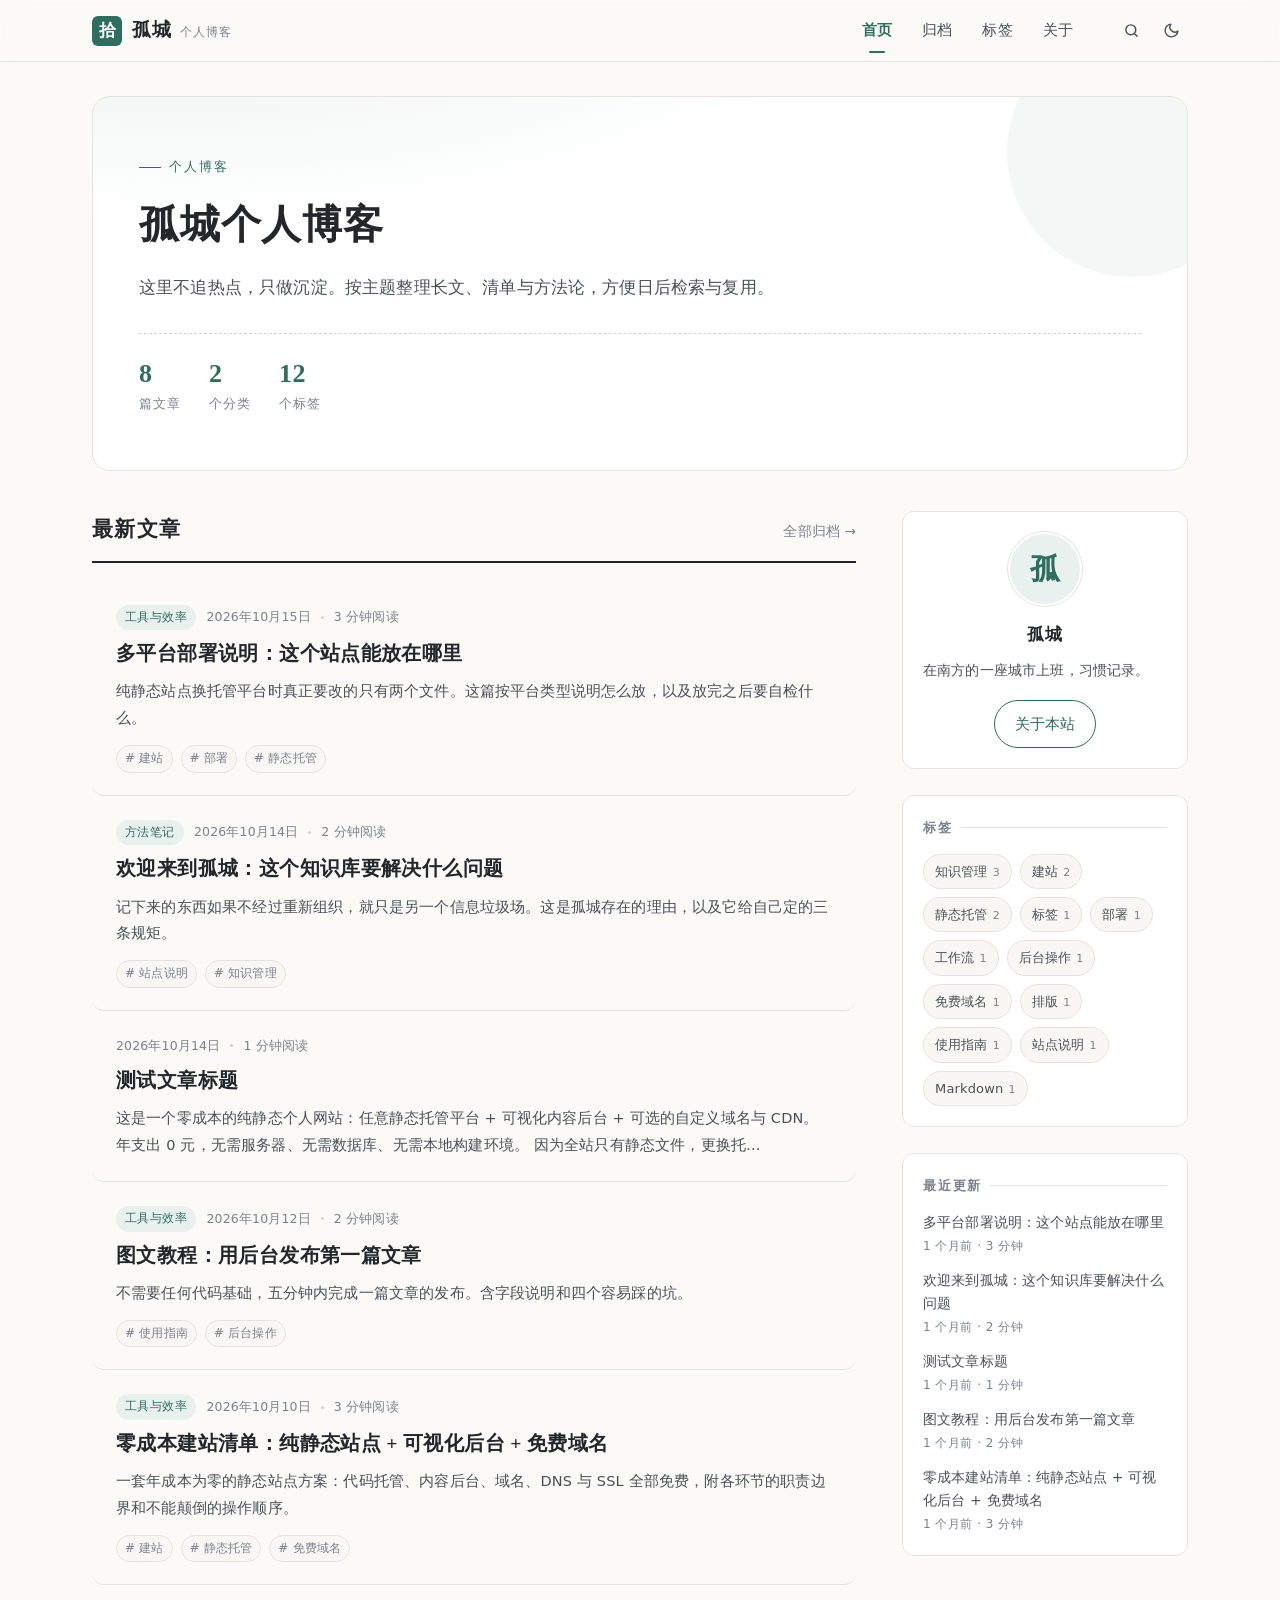
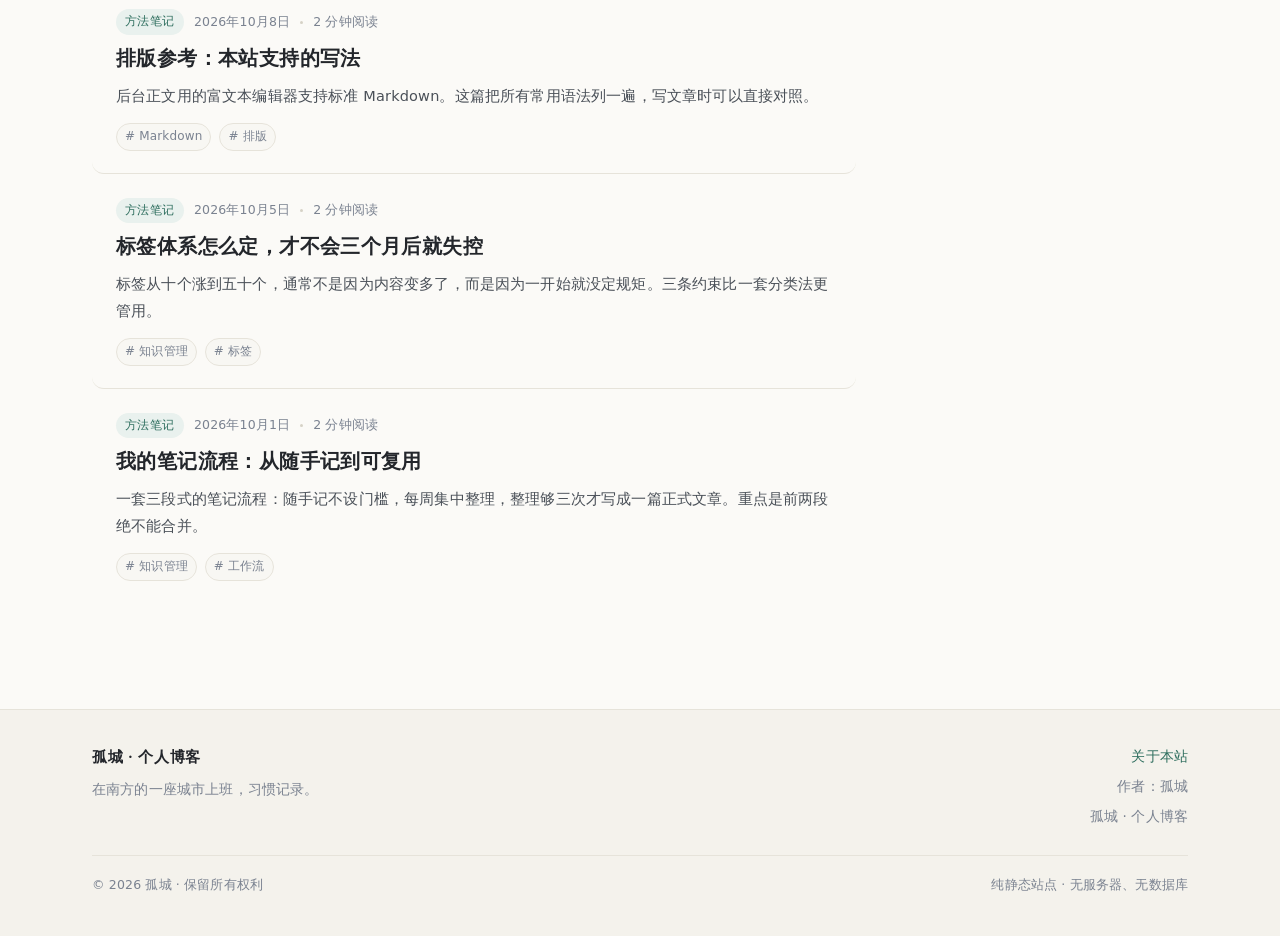
<file: index.html>
<!DOCTYPE html>
<html lang="zh-CN">
<head>
<meta charset="UTF-8">
<meta name="viewport" content="width=device-width, initial-scale=1">
<meta name="theme-color" content="#fbfaf7">
<title>孤城 · 个人博客</title>
<meta name="description" content="记录、整理与沉淀。一个关于学习笔记与工作心得的博客。">
<meta property="og:type" content="website">
<script>
/* 在样式加载前确定主题，避免刷新时闪白 */
(function () {
  try {
    var d = document.documentElement;
    var s = localStorage.getItem('gucheng-theme');
    /* 兼容旧键：站点曾用名时期用的键，迁一次后删掉，
       这样老访客自己选过的深浅模式不会被重置 */
    if (!s) {
      var old = localStorage.getItem('shiye-theme');
      if (old) { localStorage.setItem('gucheng-theme', old); localStorage.removeItem('shiye-theme'); s = old; }
    }
    if (!s) s = (window.matchMedia && window.matchMedia('(prefers-color-scheme: dark)').matches) ? 'dark' : 'light';
    d.setAttribute('data-theme', s);
    /* 皮肤同理：先用本地缓存预置一次，站点的真实设定等 site.json 取到后再校准 */
    d.setAttribute('data-skin', localStorage.getItem('gucheng-skin') || 'ink');
  } catch (e) {}
})();
</script>
<link rel="icon" type="image/svg+xml" href="assets/images/logo.svg">
<link rel="stylesheet" href="assets/css/style.css">
</head>
<body data-page="home">

<a class="skip-link" href="#main">跳到主要内容</a>

<header class="site-header" id="site-header"></header>

<main id="main">
  <div class="container">

    <section class="hero" id="home-hero" aria-label="站点简介"></section>

    <div class="layout">
      <div class="layout-main">
        <div class="section-head">
          <h2>最新文章</h2>
          <a class="more" href="archive.html">全部归档 →</a>
        </div>

        <div class="post-list" id="post-list" aria-live="polite">
          <div class="skeleton"><div class="bar w70"></div><div class="bar w90"></div><div class="bar w40"></div></div>
          <div class="skeleton"><div class="bar w70"></div><div class="bar w90"></div><div class="bar w40"></div></div>
          <div class="skeleton"><div class="bar w70"></div><div class="bar w90"></div><div class="bar w40"></div></div>
        </div>

        <nav class="pagination" id="pagination" aria-label="分页导航"></nav>
      </div>

      <aside class="sidebar" id="sidebar-host" aria-label="侧边栏"></aside>
    </div>

  </div>
</main>

<footer class="site-footer" id="site-footer"></footer>

<script src="assets/vendor/marked.min.js" defer></script>
<script src="assets/js/app.js" defer></script>
</body>
</html>
</file>
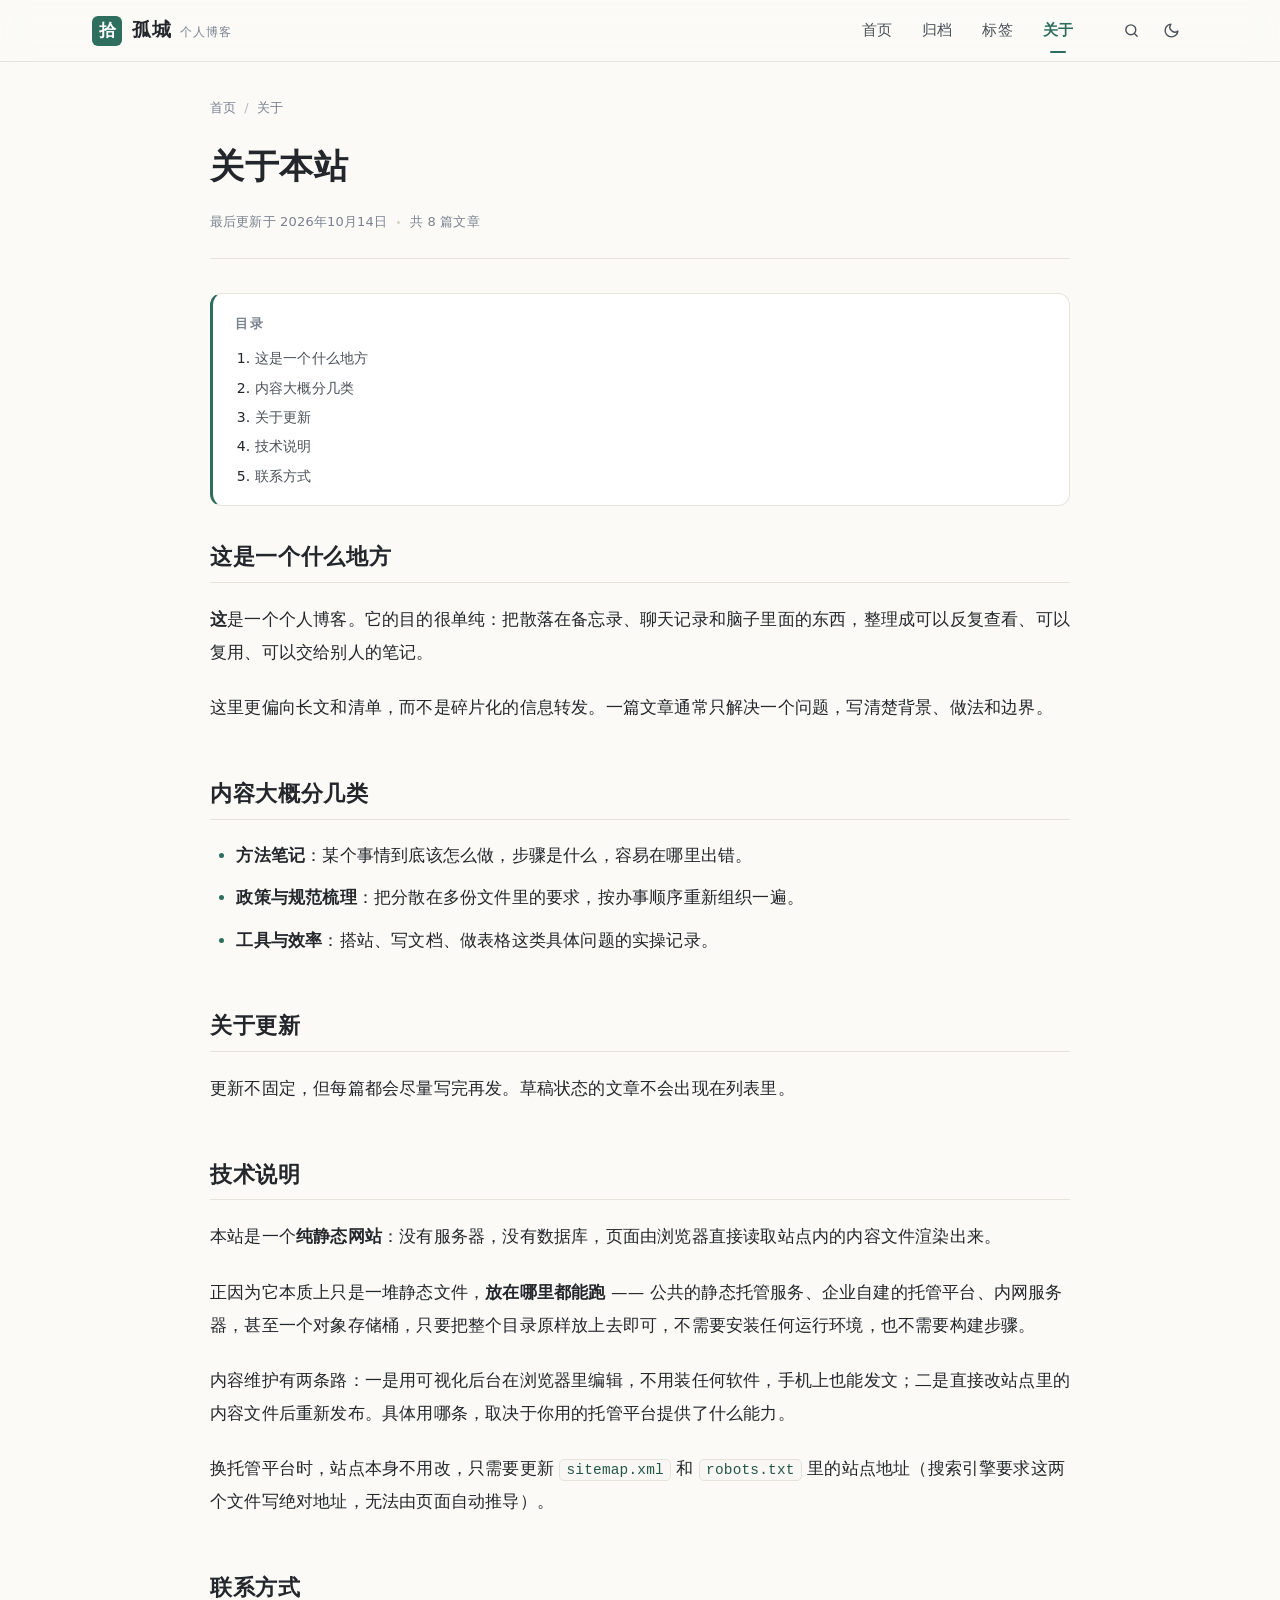
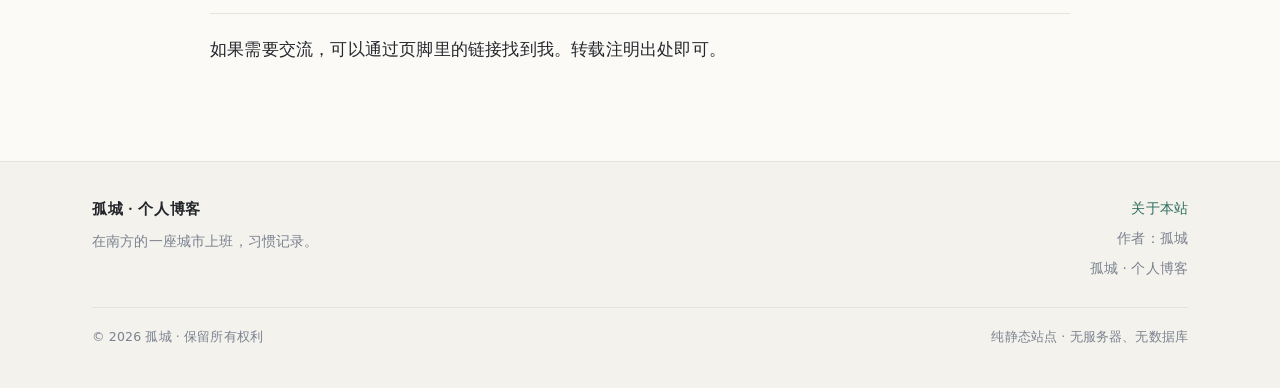
<file: about.html>
<!DOCTYPE html>
<html lang="zh-CN">
<head>
<meta charset="UTF-8">
<meta name="viewport" content="width=device-width, initial-scale=1">
<meta name="theme-color" content="#fbfaf7">
<title>关于 · 孤城</title>
<meta property="og:type" content="website">
<script>
(function () {
  try {
    var d = document.documentElement;
    var s = localStorage.getItem('gucheng-theme');
    /* 兼容旧键：站点曾用名时期用的键，迁一次后删掉，
       这样老访客自己选过的深浅模式不会被重置 */
    if (!s) {
      var old = localStorage.getItem('shiye-theme');
      if (old) { localStorage.setItem('gucheng-theme', old); localStorage.removeItem('shiye-theme'); s = old; }
    }
    if (!s) s = (window.matchMedia && window.matchMedia('(prefers-color-scheme: dark)').matches) ? 'dark' : 'light';
    d.setAttribute('data-theme', s);
    /* 皮肤同理：先用本地缓存预置一次，站点的真实设定等 site.json 取到后再校准 */
    d.setAttribute('data-skin', localStorage.getItem('gucheng-skin') || 'ink');
  } catch (e) {}
})();
</script>
<link rel="icon" type="image/svg+xml" href="assets/images/logo.svg">
<link rel="stylesheet" href="assets/css/style.css">
</head>
<body data-page="about">

<a class="skip-link" href="#main">跳到主要内容</a>

<header class="site-header" id="site-header"></header>

<main id="main">
  <div class="container">
    <div class="layout layout--single">
      <article id="about-host">
        <div class="loading-state">正在载入…</div>
      </article>
    </div>
  </div>
</main>

<footer class="site-footer" id="site-footer"></footer>

<script src="assets/vendor/marked.min.js" defer></script>
<script src="assets/js/app.js" defer></script>
</body>
</html>
</file>
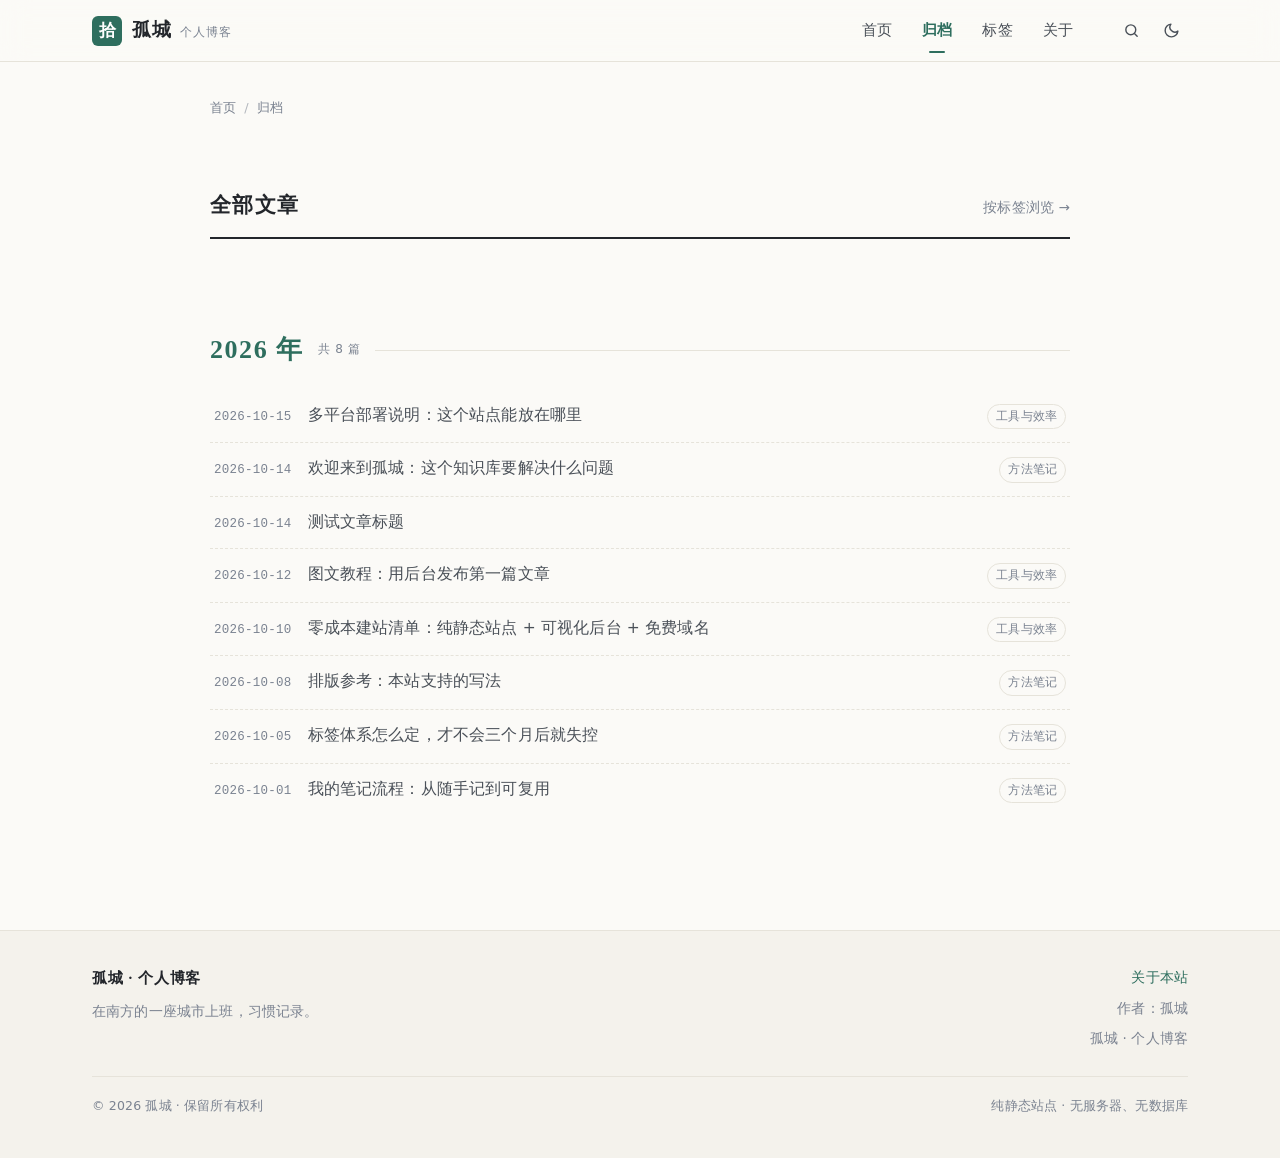
<file: archive.html>
<!DOCTYPE html>
<html lang="zh-CN">
<head>
<meta charset="UTF-8">
<meta name="viewport" content="width=device-width, initial-scale=1">
<meta name="theme-color" content="#fbfaf7">
<title>归档 · 孤城</title>
<meta property="og:type" content="website">
<script>
(function () {
  try {
    var d = document.documentElement;
    var s = localStorage.getItem('gucheng-theme');
    /* 兼容旧键：站点曾用名时期用的键，迁一次后删掉，
       这样老访客自己选过的深浅模式不会被重置 */
    if (!s) {
      var old = localStorage.getItem('shiye-theme');
      if (old) { localStorage.setItem('gucheng-theme', old); localStorage.removeItem('shiye-theme'); s = old; }
    }
    if (!s) s = (window.matchMedia && window.matchMedia('(prefers-color-scheme: dark)').matches) ? 'dark' : 'light';
    d.setAttribute('data-theme', s);
    /* 皮肤同理：先用本地缓存预置一次，站点的真实设定等 site.json 取到后再校准 */
    d.setAttribute('data-skin', localStorage.getItem('gucheng-skin') || 'ink');
  } catch (e) {}
})();
</script>
<link rel="icon" type="image/svg+xml" href="assets/images/logo.svg">
<link rel="stylesheet" href="assets/css/style.css">
</head>
<body data-page="archive">

<a class="skip-link" href="#main">跳到主要内容</a>

<header class="site-header" id="site-header"></header>

<main id="main">
  <div class="container">
    <div class="layout layout--single">
      <div class="crumbs"><a href="index.html">首页</a><span class="sep">/</span><span>归档</span></div>

      <div class="section-head">
        <h2>全部文章</h2>
        <a class="more" href="tags.html">按标签浏览 →</a>
      </div>

      <div id="archive-host">
        <div class="loading-state">正在载入归档…</div>
      </div>
    </div>
  </div>
</main>

<footer class="site-footer" id="site-footer"></footer>

<script src="assets/vendor/marked.min.js" defer></script>
<script src="assets/js/app.js" defer></script>
</body>
</html>
</file>
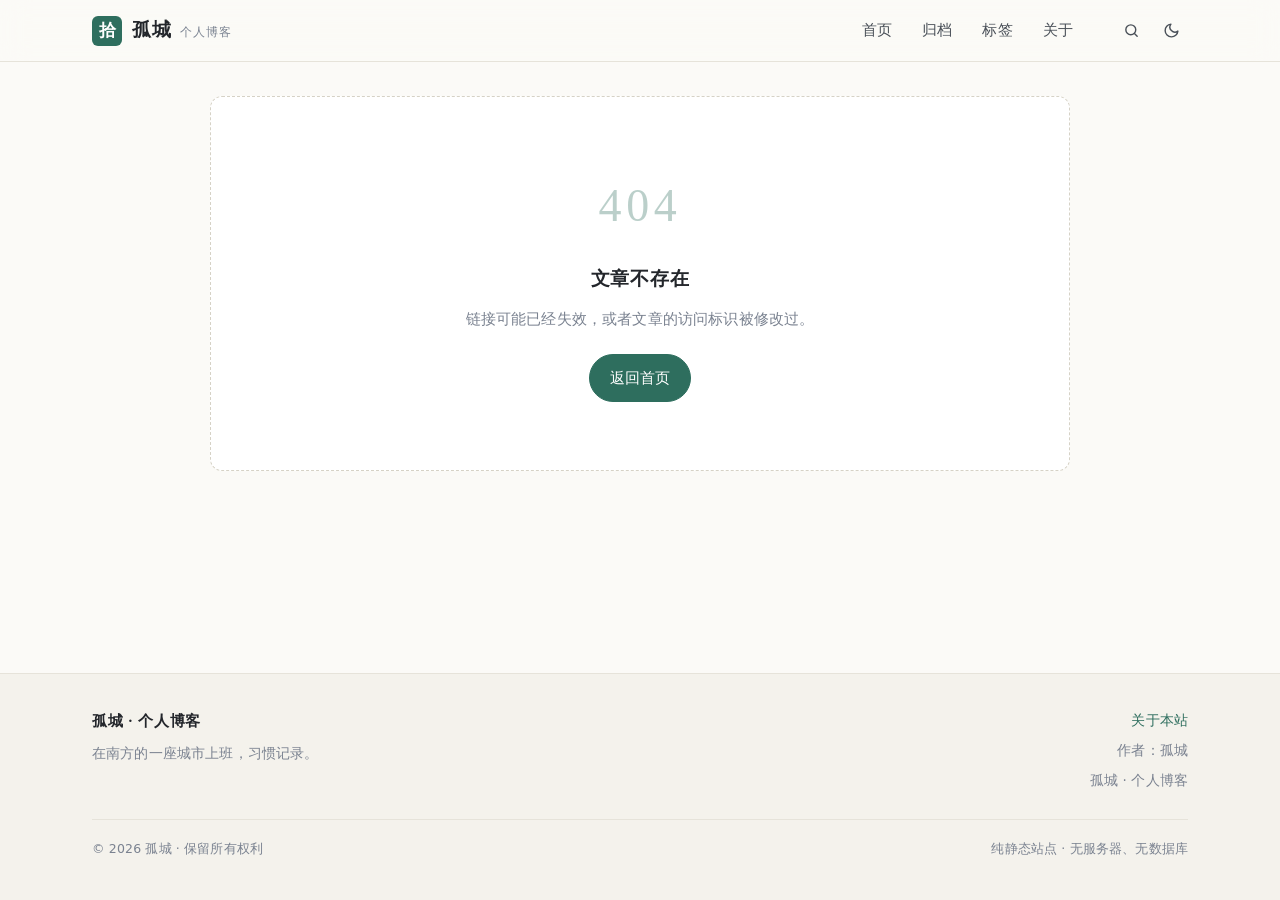
<file: post.html>
<!DOCTYPE html>
<html lang="zh-CN">
<head>
<meta charset="UTF-8">
<meta name="viewport" content="width=device-width, initial-scale=1">
<meta name="theme-color" content="#fbfaf7">
<title>文章 · 孤城</title>
<meta property="og:type" content="article">
<script>
(function () {
  try {
    var d = document.documentElement;
    var s = localStorage.getItem('gucheng-theme');
    /* 兼容旧键：站点曾用名时期用的键，迁一次后删掉，
       这样老访客自己选过的深浅模式不会被重置 */
    if (!s) {
      var old = localStorage.getItem('shiye-theme');
      if (old) { localStorage.setItem('gucheng-theme', old); localStorage.removeItem('shiye-theme'); s = old; }
    }
    if (!s) s = (window.matchMedia && window.matchMedia('(prefers-color-scheme: dark)').matches) ? 'dark' : 'light';
    d.setAttribute('data-theme', s);
    /* 皮肤同理：先用本地缓存预置一次，站点的真实设定等 site.json 取到后再校准 */
    d.setAttribute('data-skin', localStorage.getItem('gucheng-skin') || 'ink');
  } catch (e) {}
})();
</script>
<link rel="icon" type="image/svg+xml" href="assets/images/logo.svg">
<link rel="stylesheet" href="assets/css/style.css">
</head>
<body data-page="post">

<a class="skip-link" href="#main">跳到主要内容</a>

<header class="site-header" id="site-header"></header>

<main id="main">
  <div class="container">
    <div class="layout layout--single">
      <article id="article-host">
        <div class="loading-state">正在载入文章…</div>
      </article>
    </div>
  </div>
</main>

<footer class="site-footer" id="site-footer"></footer>

<script src="assets/vendor/marked.min.js" defer></script>
<script src="assets/js/app.js" defer></script>
</body>
</html>
</file>
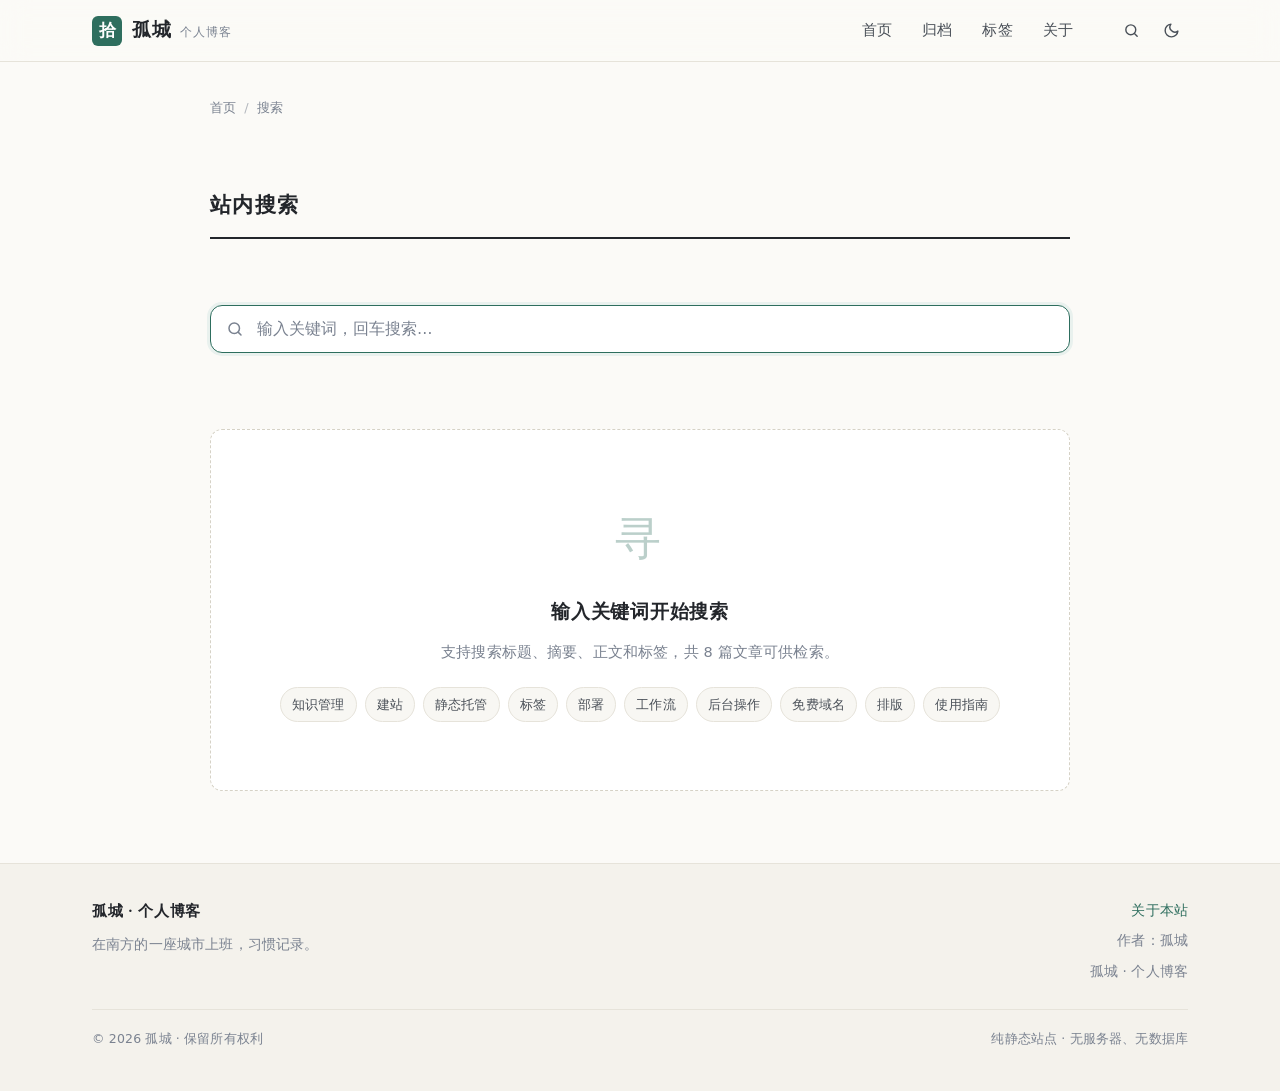
<file: search.html>
<!DOCTYPE html>
<html lang="zh-CN">
<head>
<meta charset="UTF-8">
<meta name="viewport" content="width=device-width, initial-scale=1">
<meta name="theme-color" content="#fbfaf7">
<title>搜索 · 孤城</title>
<meta name="robots" content="noindex, follow">
<meta property="og:type" content="website">
<script>
(function () {
  try {
    var d = document.documentElement;
    var s = localStorage.getItem('gucheng-theme');
    /* 兼容旧键：站点曾用名时期用的键，迁一次后删掉，
       这样老访客自己选过的深浅模式不会被重置 */
    if (!s) {
      var old = localStorage.getItem('shiye-theme');
      if (old) { localStorage.setItem('gucheng-theme', old); localStorage.removeItem('shiye-theme'); s = old; }
    }
    if (!s) s = (window.matchMedia && window.matchMedia('(prefers-color-scheme: dark)').matches) ? 'dark' : 'light';
    d.setAttribute('data-theme', s);
    /* 皮肤同理：先用本地缓存预置一次，站点的真实设定等 site.json 取到后再校准 */
    d.setAttribute('data-skin', localStorage.getItem('gucheng-skin') || 'ink');
  } catch (e) {}
})();
</script>
<link rel="icon" type="image/svg+xml" href="assets/images/logo.svg">
<link rel="stylesheet" href="assets/css/style.css">
</head>
<body data-page="search">

<a class="skip-link" href="#main">跳到主要内容</a>

<header class="site-header" id="site-header"></header>

<main id="main">
  <div class="container">
    <div class="layout layout--single">
      <div class="crumbs"><a href="index.html">首页</a><span class="sep">/</span><span>搜索</span></div>

      <div class="section-head">
        <h2>站内搜索</h2>
      </div>

      <div class="search-box" style="margin-bottom:30px">
        <svg class="s-icon" viewBox="0 0 24 24" fill="none" stroke="currentColor" stroke-width="2" stroke-linecap="round" aria-hidden="true">
          <circle cx="11" cy="11" r="7"/><path d="M20 20l-3.5-3.5"/>
        </svg>
        <label class="visually-hidden" for="search-input">搜索关键词</label>
        <input type="search" id="search-input" placeholder="输入关键词，回车搜索…" autocomplete="off">
      </div>

      <div id="search-results">
        <div class="loading-state">正在载入内容…</div>
      </div>
    </div>
  </div>
</main>

<footer class="site-footer" id="site-footer"></footer>

<script src="assets/vendor/marked.min.js" defer></script>
<script src="assets/js/app.js" defer></script>
</body>
</html>
</file>
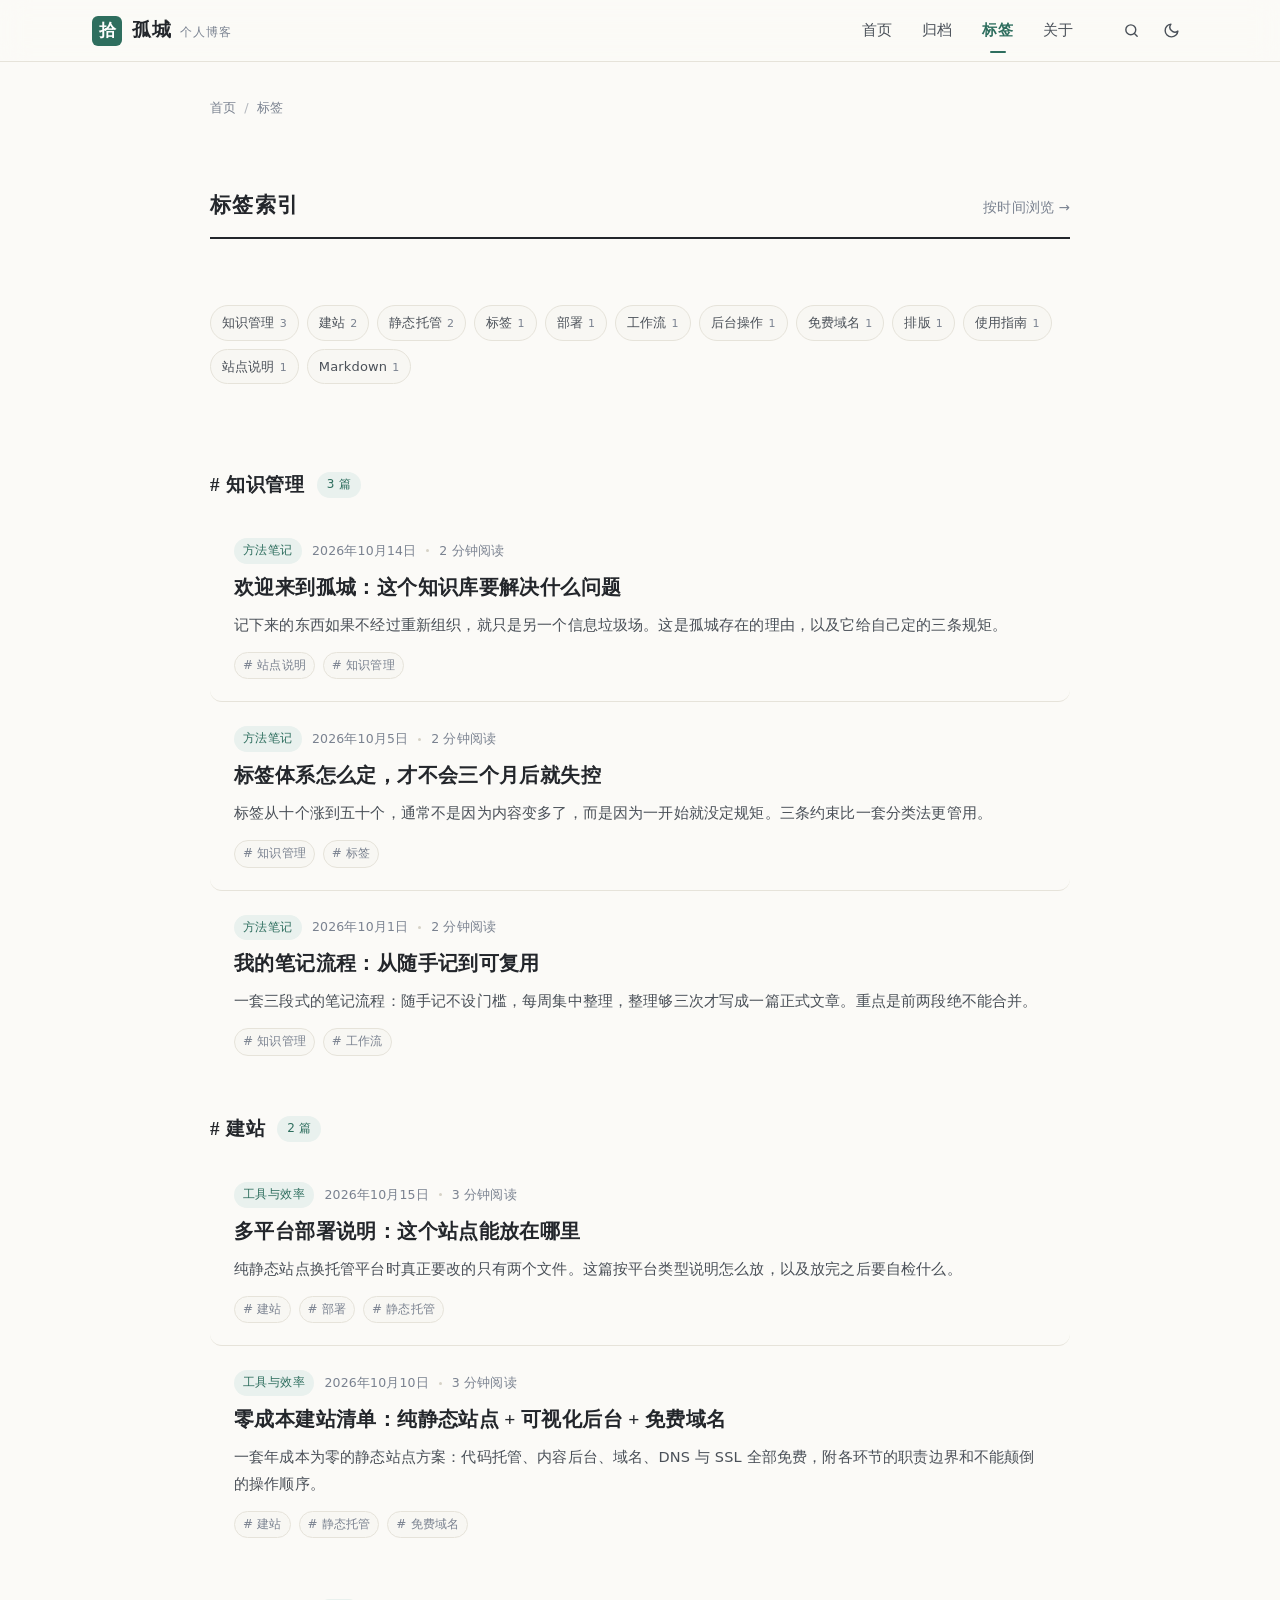
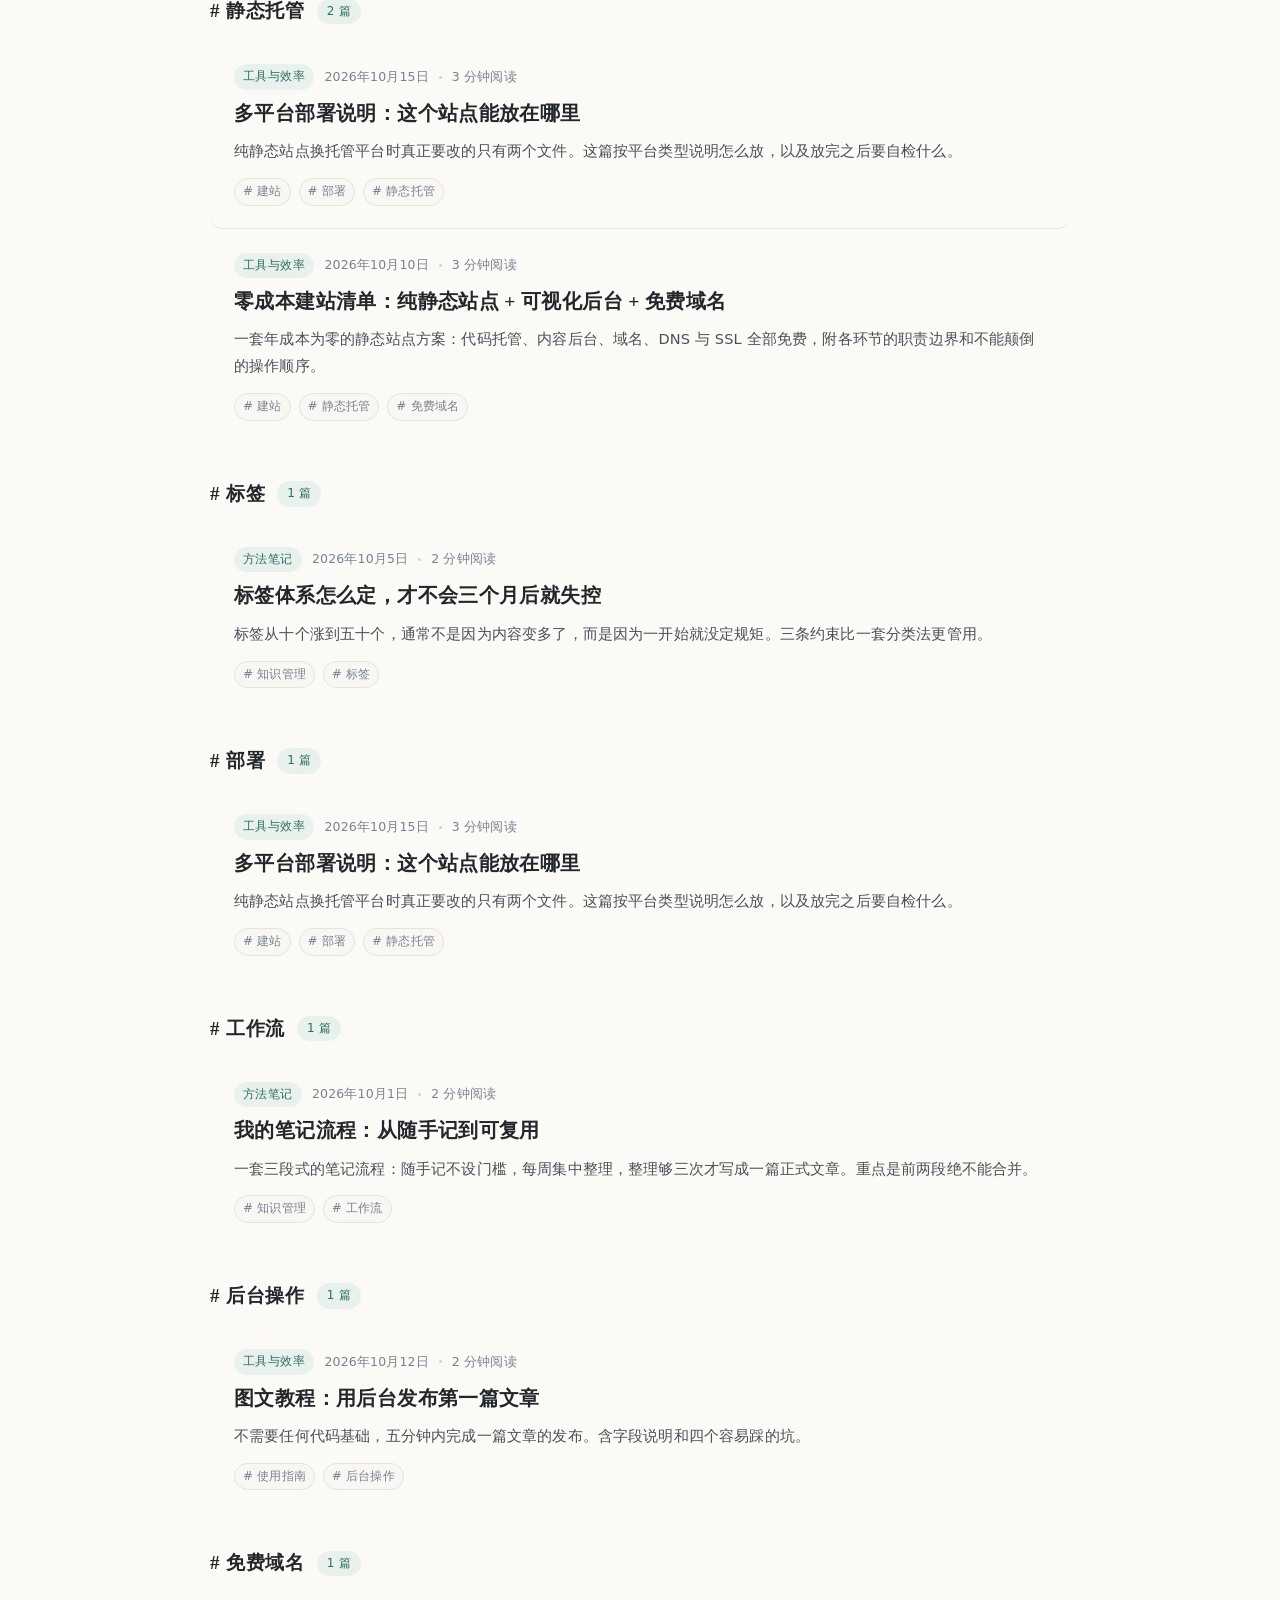
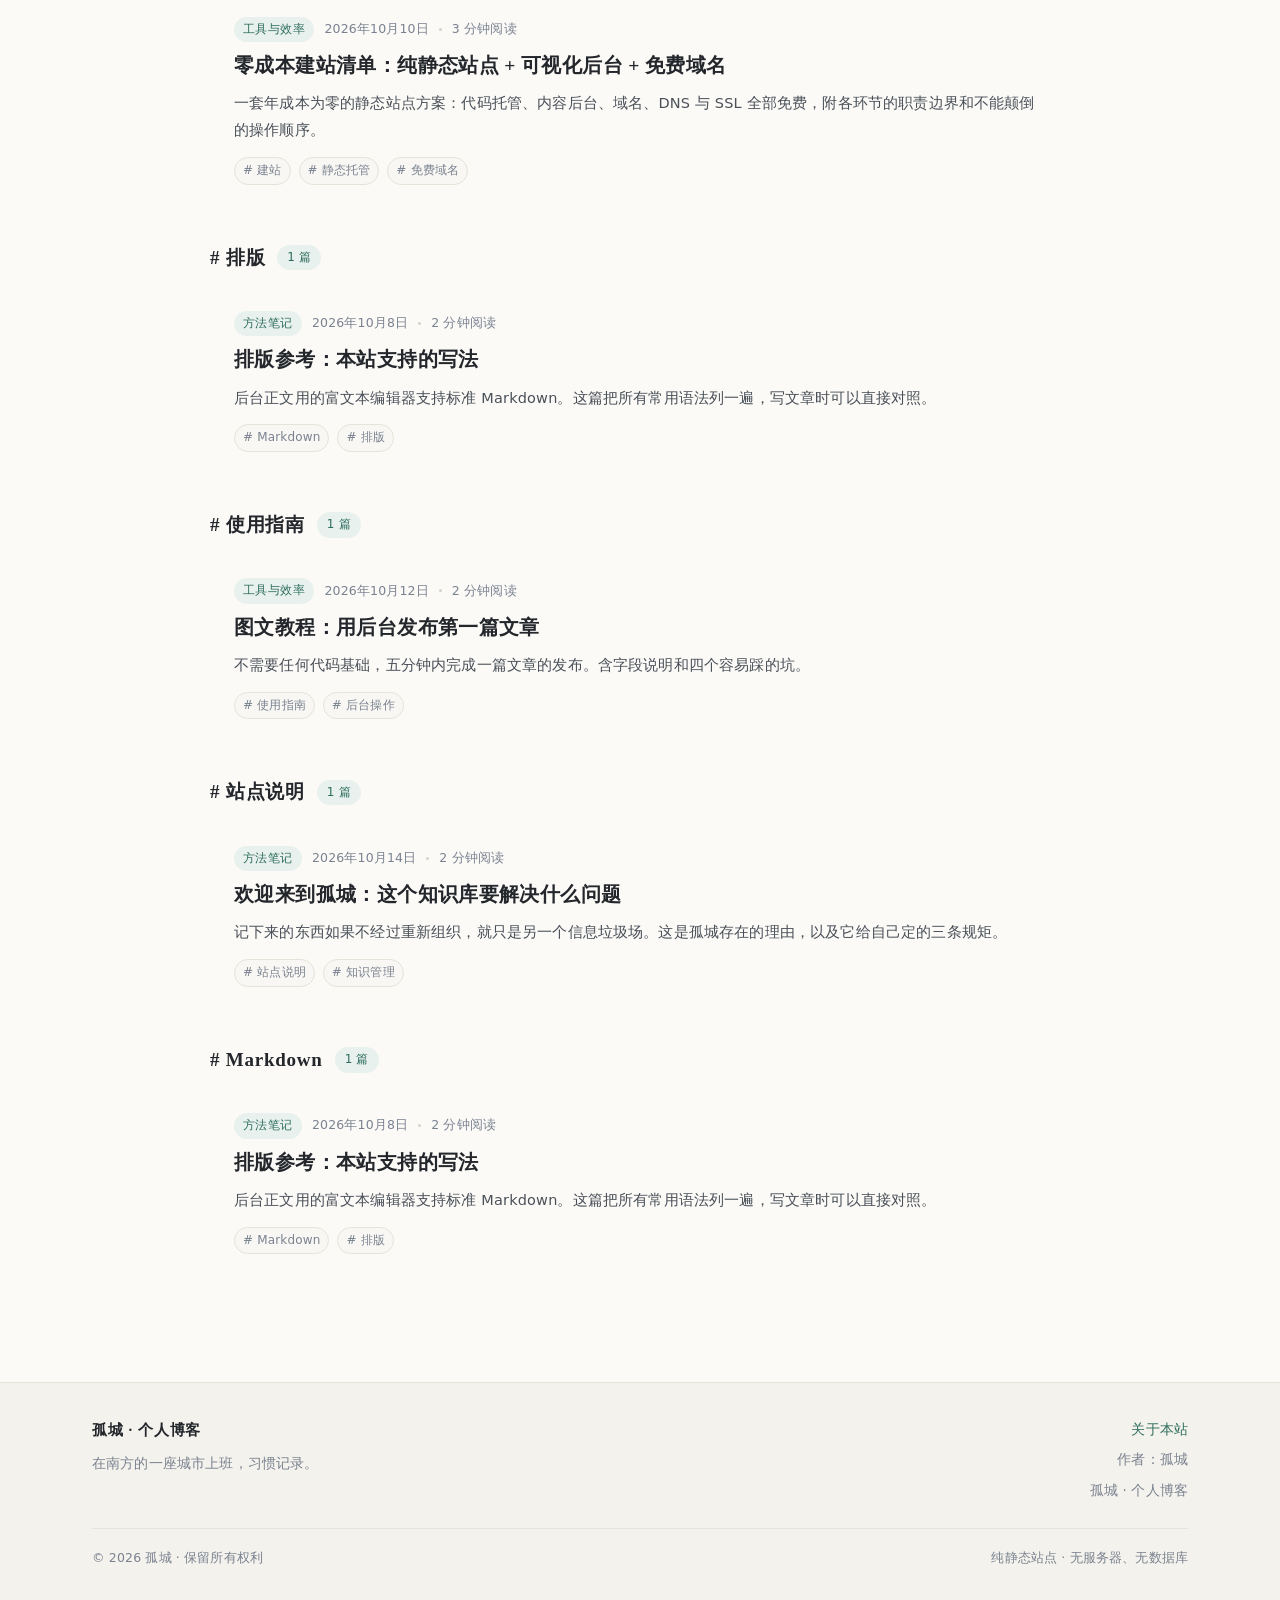
<file: tags.html>
<!DOCTYPE html>
<html lang="zh-CN">
<head>
<meta charset="UTF-8">
<meta name="viewport" content="width=device-width, initial-scale=1">
<meta name="theme-color" content="#fbfaf7">
<title>标签 · 孤城</title>
<meta property="og:type" content="website">
<script>
(function () {
  try {
    var d = document.documentElement;
    var s = localStorage.getItem('gucheng-theme');
    /* 兼容旧键：站点曾用名时期用的键，迁一次后删掉，
       这样老访客自己选过的深浅模式不会被重置 */
    if (!s) {
      var old = localStorage.getItem('shiye-theme');
      if (old) { localStorage.setItem('gucheng-theme', old); localStorage.removeItem('shiye-theme'); s = old; }
    }
    if (!s) s = (window.matchMedia && window.matchMedia('(prefers-color-scheme: dark)').matches) ? 'dark' : 'light';
    d.setAttribute('data-theme', s);
    /* 皮肤同理：先用本地缓存预置一次，站点的真实设定等 site.json 取到后再校准 */
    d.setAttribute('data-skin', localStorage.getItem('gucheng-skin') || 'ink');
  } catch (e) {}
})();
</script>
<link rel="icon" type="image/svg+xml" href="assets/images/logo.svg">
<link rel="stylesheet" href="assets/css/style.css">
</head>
<body data-page="tags">

<a class="skip-link" href="#main">跳到主要内容</a>

<header class="site-header" id="site-header"></header>

<main id="main">
  <div class="container">
    <div class="layout layout--single">
      <div class="crumbs"><a href="index.html">首页</a><span class="sep">/</span><span>标签</span></div>

      <div class="section-head">
        <h2>标签索引</h2>
        <a class="more" href="archive.html">按时间浏览 →</a>
      </div>

      <div class="tag-cloud" id="tag-cloud-host" style="margin-bottom:38px"></div>

      <div id="tag-posts-host">
        <div class="loading-state">正在载入…</div>
      </div>
    </div>
  </div>
</main>

<footer class="site-footer" id="site-footer"></footer>

<script src="assets/vendor/marked.min.js" defer></script>
<script src="assets/js/app.js" defer></script>
</body>
</html>
</file>
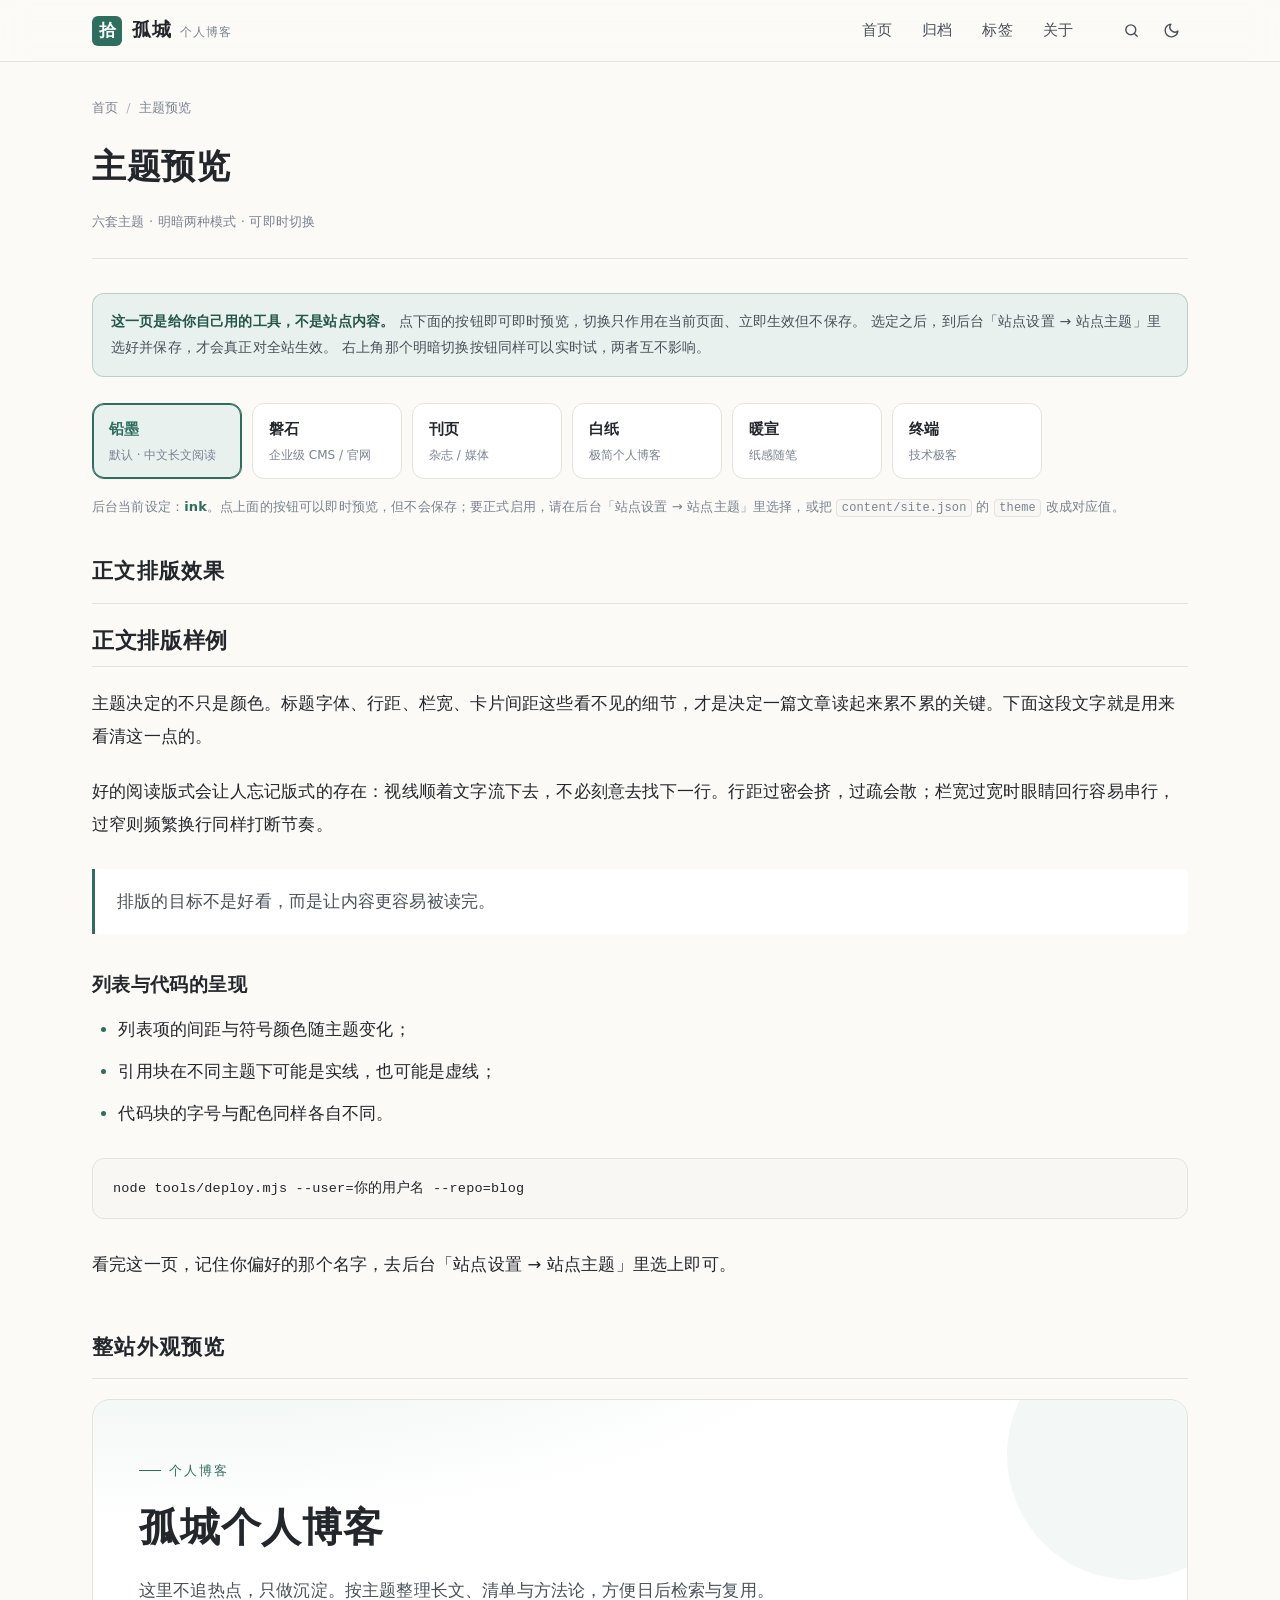
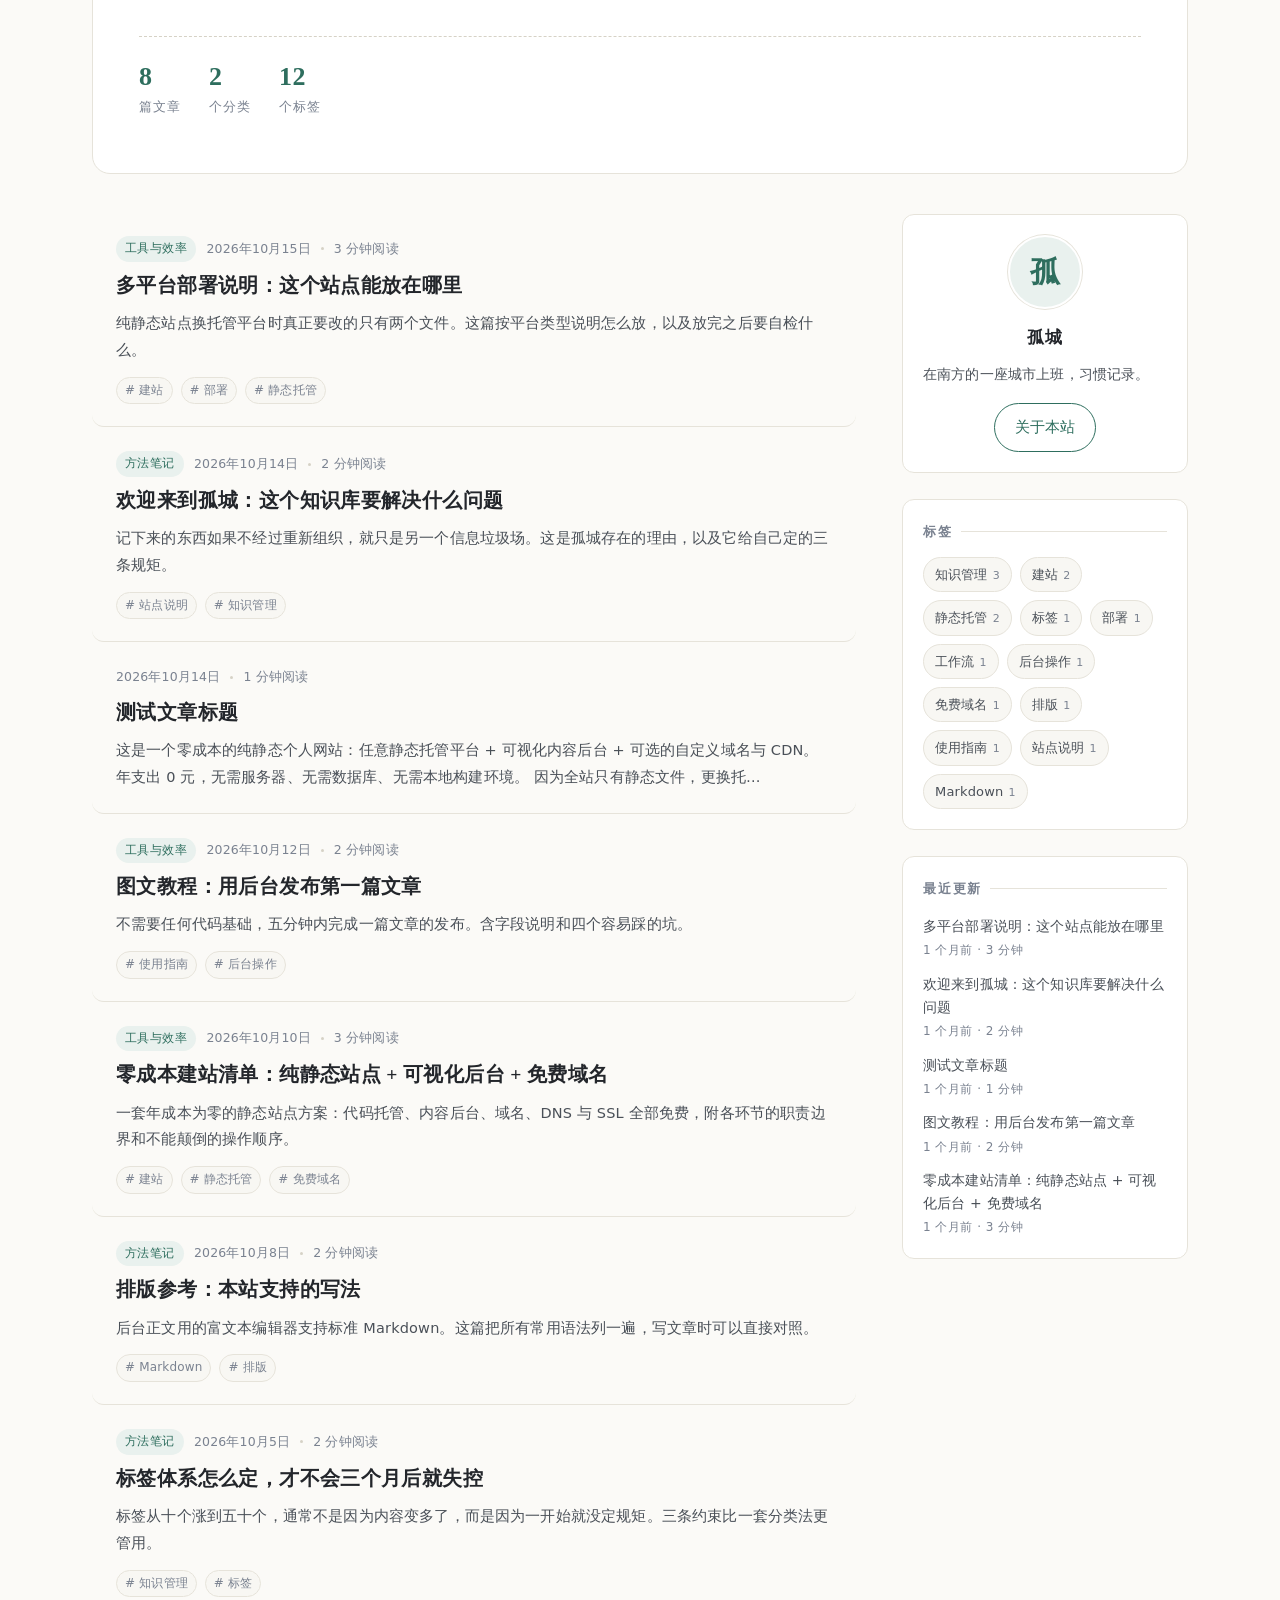
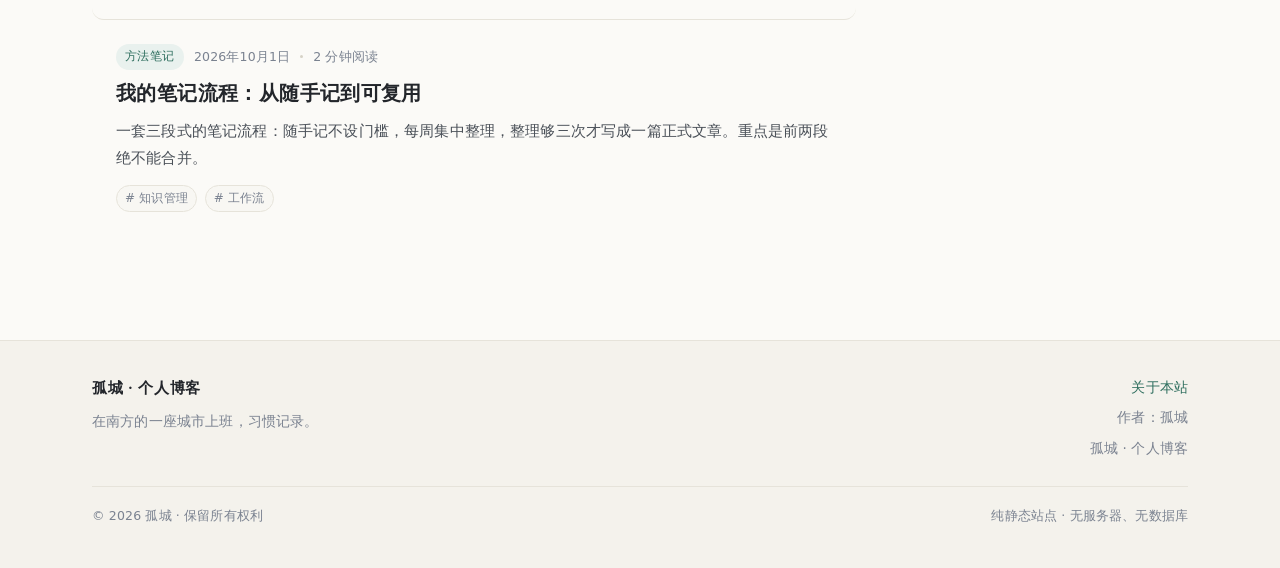
<file: themes.html>
<!DOCTYPE html>
<html lang="zh-CN">
<head>
<meta charset="UTF-8">
<meta name="viewport" content="width=device-width, initial-scale=1">
<meta name="theme-color" content="#fbfaf7">
<title>主题预览 · 孤城</title>
<meta name="robots" content="noindex, follow">
<meta name="description" content="六套主题皮肤的实时预览与对比，供站长选定站点主题。">
<meta property="og:type" content="website">
<script>
/* 在样式加载前确定明暗与皮肤，避免刷新时闪出默认样式 */
(function () {
  try {
    var d = document.documentElement;
    var s = localStorage.getItem('gucheng-theme');
    /* 兼容旧键：站点曾用名时期用的键，迁一次后删掉，
       这样老访客自己选过的深浅模式不会被重置 */
    if (!s) {
      var old = localStorage.getItem('shiye-theme');
      if (old) { localStorage.setItem('gucheng-theme', old); localStorage.removeItem('shiye-theme'); s = old; }
    }
    if (!s) s = (window.matchMedia && window.matchMedia('(prefers-color-scheme: dark)').matches) ? 'dark' : 'light';
    d.setAttribute('data-theme', s);
    /* 皮肤同理：先用本地缓存预置一次，站点的真实设定等 site.json 取到后再校准 */
    d.setAttribute('data-skin', localStorage.getItem('gucheng-skin') || 'ink');
  } catch (e) {}
})();
</script>
<link rel="icon" type="image/svg+xml" href="assets/images/logo.svg">
<link rel="stylesheet" href="assets/css/style.css">
</head>
<body data-page="themes">

<a class="skip-link" href="#main">跳到主要内容</a>

<header class="site-header" id="site-header"></header>

<main id="main">
  <div class="container">

    <div class="crumbs">
      <a href="index.html">首页</a><span class="sep">/</span><span>主题预览</span>
    </div>

    <header class="article-header">
      <h1>主题预览</h1>
      <div class="article-meta">
        <span>六套主题 · 明暗两种模式 · 可即时切换</span>
      </div>
    </header>

    <div class="notice">
      <div>
        <b>这一页是给你自己用的工具，不是站点内容。</b>
        点下面的按钮即可即时预览，切换只作用在当前页面、立即生效但不保存。
        选定之后，到后台「站点设置 → 站点主题」里选好并保存，才会真正对全站生效。
        右上角那个明暗切换按钮同样可以实时试，两者互不影响。
      </div>
    </div>

    <div class="theme-picker" id="themes-picker"></div>

    <div class="section-head section-head--plain" style="margin-top:34px"><h2>正文排版效果</h2></div>
    <div id="themes-prose" style="margin-bottom:48px"></div>

    <div class="section-head section-head--plain"><h2>整站外观预览</h2></div>
    <section class="hero" id="home-hero" aria-label="站点简介"></section>

    <div class="layout">
      <div class="layout-main">
        <div class="post-list" id="post-list" aria-live="polite">
          <div class="skeleton"><div class="bar w70"></div><div class="bar w90"></div><div class="bar w40"></div></div>
          <div class="skeleton"><div class="bar w70"></div><div class="bar w90"></div><div class="bar w40"></div></div>
        </div>
        <nav class="pagination" id="pagination" aria-label="分页导航"></nav>
      </div>
      <aside class="sidebar" id="sidebar-host" aria-label="侧边栏"></aside>
    </div>

  </div>
</main>

<footer class="site-footer" id="site-footer"></footer>

<script src="assets/vendor/marked.min.js" defer></script>
<script src="assets/js/app.js" defer></script>
</body>
</html>
</file>
<file: assets/css/style.css>
/* ==========================================================================
   孤城 · 个人博客 —— 全站样式表
   纯静态、无依赖。所有页面共用这一个文件。
   明暗两种模式由 [data-theme] 控制，多套主题皮肤由 [data-skin] 控制，
   两者互相独立、可以任意组合（见文件末尾第 20 节）。
   ========================================================================== */

/* ---------- 1. 设计变量 ---------- */
:root {
  --accent: #2e6e5e;
  --accent-strong: #245749;
  --accent-soft: #e9f1ee;
  --accent-contrast: #ffffff;

  --bg: #fbfaf7;
  --bg-alt: #f4f2ec;
  --surface: #ffffff;
  --surface-2: #f8f7f3;
  --text: #23262b;
  --text-soft: #4a5058;
  --muted: #7a8290;
  --border: #e6e3da;
  --border-strong: #d6d2c6;

  --shadow-sm: 0 1px 2px rgba(28, 32, 38, .05);
  --shadow-md: 0 4px 16px -4px rgba(28, 32, 38, .10);
  --shadow-lg: 0 18px 44px -20px rgba(28, 32, 38, .22);

  --radius-sm: 6px;
  --radius: 12px;
  --radius-lg: 18px;

  --font-sans: "PingFang SC", "HarmonyOS Sans SC", "Hiragino Sans GB",
    "Microsoft YaHei", "Source Han Sans SC", "Noto Sans SC", system-ui,
    -apple-system, "Segoe UI", Roboto, sans-serif;
  --font-serif: "Songti SC", "Source Han Serif SC", "Noto Serif SC",
    "SimSun", "STSong", Georgia, serif;
  --font-mono: "JetBrains Mono", "Cascadia Code", "SFMono-Regular", Consolas,
    "Liberation Mono", Menlo, monospace;

  /* 标题字体与正文排版。这两个变量由主题皮肤覆盖，
     改一处就能换掉整站的阅读气质，不必逐条改选择器。 */
  --font-head: var(--font-serif);
  --prose-size: 16.5px;
  --prose-leading: 2.0;

  --wrap: 1140px;
  --header-h: 62px;
  --ease: cubic-bezier(.22, .61, .36, 1);
}

[data-theme="dark"] {
  --accent: #63c3a7;
  --accent-strong: #7fd4ba;
  --accent-soft: #1c2f2a;
  --accent-contrast: #0f1513;

  --bg: #13161a;
  --bg-alt: #171b20;
  --surface: #1a1e24;
  --surface-2: #20252b;
  --text: #e7e9ec;
  --text-soft: #b9c0c9;
  --muted: #8d96a2;
  --border: #2a3037;
  --border-strong: #363d45;

  --shadow-sm: 0 1px 2px rgba(0, 0, 0, .3);
  --shadow-md: 0 4px 16px -4px rgba(0, 0, 0, .45);
  --shadow-lg: 0 18px 44px -20px rgba(0, 0, 0, .7);
}

/* ---------- 2. 基础重置 ---------- */
*, *::before, *::after { box-sizing: border-box; }

html {
  scroll-behavior: smooth;
  scroll-padding-top: calc(var(--header-h) + 16px);
  -webkit-text-size-adjust: 100%;
}

body {
  margin: 0;
  background: var(--bg);
  color: var(--text);
  font-family: var(--font-sans);
  font-size: 16px;
  line-height: 1.8;
  letter-spacing: .01em;
  -webkit-font-smoothing: antialiased;
  -moz-osx-font-smoothing: grayscale;
  display: flex;
  flex-direction: column;
  min-height: 100vh;
  transition: background-color .25s var(--ease), color .25s var(--ease);
}

img, svg, video { max-width: 100%; height: auto; display: block; }
a { color: var(--accent); text-decoration: none; transition: color .18s var(--ease); }
a:hover { color: var(--accent-strong); }
button { font: inherit; color: inherit; cursor: pointer; }
hr { border: 0; border-top: 1px solid var(--border); margin: 2.5em 0; }

::selection { background: var(--accent); color: var(--accent-contrast); }
:focus-visible { outline: 2px solid var(--accent); outline-offset: 2px; border-radius: 3px; }

.container { width: 100%; max-width: var(--wrap); margin: 0 auto; padding: 0 22px; }
.visually-hidden {
  position: absolute; width: 1px; height: 1px; overflow: hidden;
  clip: rect(0 0 0 0); clip-path: inset(50%); white-space: nowrap;
}
.skip-link {
  position: absolute; left: 12px; top: -60px; z-index: 999;
  background: var(--accent); color: var(--accent-contrast);
  padding: 8px 16px; border-radius: var(--radius-sm); transition: top .2s var(--ease);
}
.skip-link:focus { top: 12px; color: var(--accent-contrast); }

/* ---------- 3. 顶部导航 ---------- */
.site-header {
  position: sticky; top: 0; z-index: 60;
  height: var(--header-h);
  background: color-mix(in srgb, var(--bg) 82%, transparent);
  backdrop-filter: saturate(180%) blur(14px);
  -webkit-backdrop-filter: saturate(180%) blur(14px);
  border-bottom: 1px solid var(--border);
}
@supports not (backdrop-filter: blur(1px)) {
  .site-header { background: var(--bg); }
}
.site-header .container {
  height: 100%; display: flex; align-items: center; gap: 18px;
}

.brand { display: flex; align-items: center; gap: 10px; flex-shrink: 0; }
.brand:hover { color: inherit; }
.brand-mark {
  width: 30px; height: 30px; border-radius: var(--radius-sm); flex-shrink: 0;
  background: var(--accent); color: var(--accent-contrast);
  display: grid; place-items: center;
  font-family: var(--font-head); font-size: 17px; font-weight: 700;
  line-height: 1; letter-spacing: 0;
}
.brand-text { display: flex; align-items: baseline; gap: 8px; min-width: 0; }
.brand-name {
  font-family: var(--font-head); font-size: 19px; font-weight: 700;
  color: var(--text); letter-spacing: .06em; white-space: nowrap;
}
.brand-sub {
  font-size: 12px; color: var(--muted); letter-spacing: .08em;
  white-space: nowrap; overflow: hidden; text-overflow: ellipsis;
}

.nav { margin-left: auto; display: flex; align-items: center; gap: 4px; }
.nav a {
  position: relative; padding: 7px 13px; border-radius: 999px;
  font-size: 14.5px; color: var(--text-soft); white-space: nowrap;
  transition: background-color .18s var(--ease), color .18s var(--ease);
}
.nav a:hover { background: var(--surface-2); color: var(--text); }
.nav a[aria-current="page"] { color: var(--accent); font-weight: 600; }
.nav a[aria-current="page"]::after {
  content: ""; position: absolute; left: 50%; bottom: -2px; transform: translateX(-50%);
  width: 16px; height: 2px; border-radius: 2px; background: var(--accent);
}

.header-actions { display: flex; align-items: center; gap: 6px; margin-left: 10px; }

.icon-btn {
  width: 34px; height: 34px; border: 1px solid transparent; border-radius: 9px;
  background: transparent; color: var(--text-soft);
  display: grid; place-items: center; padding: 0;
  transition: background-color .18s var(--ease), color .18s var(--ease), border-color .18s var(--ease);
}
.icon-btn:hover { background: var(--surface-2); color: var(--text); border-color: var(--border); }
.icon-btn svg { width: 17px; height: 17px; }

.theme-toggle .icon-sun { display: none; }
[data-theme="dark"] .theme-toggle .icon-sun { display: block; }
[data-theme="dark"] .theme-toggle .icon-moon { display: none; }

.menu-toggle { display: none; }

/* ---------- 4. 主体与页脚 ---------- */
main { flex: 1 0 auto; padding: 34px 0 72px; }

.site-footer {
  flex-shrink: 0; border-top: 1px solid var(--border);
  background: var(--bg-alt); padding: 34px 0 40px;
  font-size: 13.5px; color: var(--muted);
}
.footer-inner {
  display: flex; flex-wrap: wrap; gap: 18px 32px;
  justify-content: space-between; align-items: flex-start;
}
.footer-about { max-width: 460px; line-height: 1.85; }
.footer-about strong {
  display: block; font-family: var(--font-head); font-size: 15px;
  color: var(--text); letter-spacing: .06em; margin-bottom: 6px;
}
.footer-links { display: flex; flex-wrap: wrap; gap: 8px 20px; align-items: center; }
.footer-meta { display: flex; flex-direction: column; gap: 6px; align-items: flex-end; text-align: right; }
.footer-bottom {
  margin-top: 26px; padding-top: 18px; border-top: 1px solid var(--border);
  display: flex; flex-wrap: wrap; gap: 8px 18px; justify-content: space-between;
  font-size: 12.5px;
}

/* ---------- 5. 首页 Hero ---------- */
.hero {
  position: relative; overflow: hidden;
  border: 1px solid var(--border); border-radius: var(--radius-lg);
  background:
    radial-gradient(1100px 380px at 8% -30%, var(--accent-soft), transparent 62%),
    var(--surface);
  padding: 52px 46px; margin-bottom: 40px;
}
.hero::after {
  content: ""; position: absolute; right: -70px; top: -70px;
  width: 250px; height: 250px; border-radius: 50%;
  background: var(--accent-soft); opacity: .55; pointer-events: none;
}
.hero-eyebrow {
  position: relative; display: inline-flex; align-items: center; gap: 8px;
  font-size: 12.5px; letter-spacing: .16em; color: var(--accent);
  text-transform: uppercase; margin-bottom: 18px;
}
.hero-eyebrow::before {
  content: ""; width: 22px; height: 1px; background: var(--accent);
}
.hero h1 {
  position: relative; margin: 0 0 18px;
  font-family: var(--font-head); font-weight: 700;
  font-size: clamp(26px, 3.6vw, 40px); line-height: 1.42;
  letter-spacing: .02em; max-width: 20em;
}
.hero p {
  position: relative; margin: 0; max-width: 40em;
  font-size: 16.5px; color: var(--text-soft); line-height: 1.9;
}
.hero-stats {
  position: relative; display: flex; flex-wrap: wrap; gap: 28px;
  margin-top: 30px; padding-top: 24px; border-top: 1px dashed var(--border-strong);
}
.hero-stat b {
  display: block; font-family: var(--font-head);
  font-size: 26px; line-height: 1.2; color: var(--accent); letter-spacing: .02em;
}
.hero-stat span { font-size: 12.5px; color: var(--muted); letter-spacing: .08em; }

/* ---------- 6. 两栏布局 ---------- */
.layout {
  display: grid; grid-template-columns: minmax(0, 1fr) 286px;
  gap: 46px; align-items: start;
}
.layout--single { grid-template-columns: minmax(0, 1fr); max-width: 860px; margin: 0 auto; }

.section-head {
  display: flex; align-items: baseline; justify-content: space-between;
  gap: 16px; margin-bottom: 20px; padding-bottom: 12px;
  border-bottom: 2px solid var(--text);
}
.section-head h2 {
  margin: 0; font-family: var(--font-head); font-size: 21px;
  font-weight: 700; letter-spacing: .06em;
}
.section-head .more { font-size: 13.5px; color: var(--muted); }
.section-head .more:hover { color: var(--accent); }
.section-head--plain { border-bottom-width: 1px; border-bottom-color: var(--border); }

/* ---------- 7. 文章卡片 ---------- */
.post-list { display: flex; flex-direction: column; gap: 2px; }

.post-card {
  position: relative; display: block; padding: 22px 22px 22px 24px;
  border-radius: var(--radius); color: inherit;
  border-bottom: 1px solid var(--border);
  transition: background-color .2s var(--ease), transform .2s var(--ease);
}
.post-card:last-child { border-bottom: 0; }
.post-card::before {
  content: ""; position: absolute; left: 0; top: 26px; bottom: 26px; width: 2px;
  border-radius: 2px; background: var(--accent);
  transform: scaleY(0); transform-origin: top; opacity: 0;
  transition: transform .28s var(--ease), opacity .28s var(--ease);
}
.post-card:hover { background: var(--surface); transform: translateX(3px); }
.post-card:hover::before { transform: scaleY(1); opacity: 1; }
.post-card:hover .post-link { color: var(--accent); }

/* 标题上的链接延伸覆盖整张卡片，卡片内的标签链接再叠到上层，
   这样既能整卡可点，又不会出现 <a> 嵌套 <a> 的非法结构 */
.post-link { color: inherit; }
.post-link::after { content: ""; position: absolute; inset: 0; z-index: 1; }
.post-link:focus-visible { outline: none; }
.post-card:focus-within { background: var(--surface); }
.post-card:focus-within::before { transform: scaleY(1); opacity: 1; }
.post-card:focus-within .post-link { color: var(--accent); outline: none; }
.post-card:has(.post-link:focus-visible) { outline: 2px solid var(--accent); outline-offset: 2px; }
.post-tags { position: relative; z-index: 2; }

.post-meta {
  display: flex; flex-wrap: wrap; align-items: center; gap: 10px;
  font-size: 12.5px; color: var(--muted); margin-bottom: 9px;
}
.post-meta .dot { width: 3px; height: 3px; border-radius: 50%; background: var(--border-strong); }
.cat-chip {
  display: inline-block; padding: 2px 9px; border-radius: 999px;
  background: var(--accent-soft); color: var(--accent);
  font-size: 12px; letter-spacing: .04em; font-weight: 500;
}
.post-title {
  margin: 0 0 9px; font-family: var(--font-head);
  font-size: 19.5px; font-weight: 700; line-height: 1.55;
  letter-spacing: .02em; transition: color .18s var(--ease);
}
.post-summary {
  margin: 0; font-size: 14.5px; line-height: 1.85; color: var(--text-soft);
  display: -webkit-box; -webkit-line-clamp: 2; -webkit-box-orient: vertical;
  overflow: hidden;
}
.post-tags { display: flex; flex-wrap: wrap; gap: 8px; margin-top: 13px; }
.tag-mini {
  font-size: 12px; color: var(--muted);
  padding: 2px 8px; border: 1px solid var(--border); border-radius: 999px;
  background: var(--surface-2);
  transition: all .18s var(--ease);
}
.tag-mini:hover { color: var(--accent); border-color: var(--accent); background: var(--accent-soft); }

.post-card .draft-badge {
  display: inline-block; margin-left: 8px; padding: 1px 7px;
  font-size: 11px; border-radius: 4px; vertical-align: 2px;
  background: #f3e6c8; color: #8a6a1f; border: 1px solid #e3d3a8;
}
[data-theme="dark"] .post-card .draft-badge {
  background: #3a3117; color: #d8bd76; border-color: #55492a;
}

/* ---------- 8. 侧栏 ---------- */
.sidebar { position: sticky; top: calc(var(--header-h) + 20px); display: flex; flex-direction: column; gap: 26px; }
.widget {
  background: var(--surface); border: 1px solid var(--border);
  border-radius: var(--radius); padding: 20px;
}
.widget-title {
  margin: 0 0 14px; font-size: 13px; font-weight: 600;
  letter-spacing: .14em; color: var(--muted); text-transform: uppercase;
  display: flex; align-items: center; gap: 8px;
}
.widget-title::after { content: ""; flex: 1; height: 1px; background: var(--border); }

.profile-card { text-align: center; }
.profile-avatar {
  width: 74px; height: 74px; margin: 0 auto 14px; border-radius: 50%;
  background: var(--accent-soft); color: var(--accent);
  display: grid; place-items: center; overflow: hidden;
  font-family: var(--font-head); font-size: 30px; font-weight: 700;
  border: 2px solid var(--surface); box-shadow: 0 0 0 1px var(--border);
}
.profile-avatar img { width: 100%; height: 100%; object-fit: cover; }
.profile-name {
  margin: 0 0 8px; font-family: var(--font-head);
  font-size: 17px; font-weight: 700; letter-spacing: .06em;
}
.profile-bio { margin: 0; font-size: 13.5px; line-height: 1.9; color: var(--text-soft); text-align: left; }
.profile-links { margin-top: 16px; display: flex; flex-wrap: wrap; gap: 8px; justify-content: center; }

.tag-cloud { display: flex; flex-wrap: wrap; gap: 8px; }
.tag-cloud a {
  display: inline-flex; align-items: baseline; gap: 5px;
  padding: 5px 11px; border-radius: 999px;
  background: var(--surface-2); border: 1px solid var(--border);
  font-size: 13px; color: var(--text-soft);
  transition: all .18s var(--ease);
}
.tag-cloud a:hover { background: var(--accent-soft); border-color: var(--accent); color: var(--accent); }
.tag-cloud a .count { font-size: 11px; color: var(--muted); }
.tag-cloud a.is-active { background: var(--accent); border-color: var(--accent); color: var(--accent-contrast); }
.tag-cloud a.is-active .count { color: var(--accent-contrast); opacity: .8; }

.recent-list { list-style: none; margin: 0; padding: 0; display: flex; flex-direction: column; gap: 12px; }
.recent-list a {
  display: block; font-size: 14px; line-height: 1.65; color: var(--text-soft);
  transition: color .18s var(--ease);
}
.recent-list a:hover { color: var(--accent); }
.recent-list time { display: block; font-size: 12px; color: var(--muted); margin-top: 3px; letter-spacing: .04em; }

/* ---------- 9. 分页 ---------- */
.pagination {
  display: flex; flex-wrap: wrap; align-items: center; justify-content: center;
  gap: 6px; margin-top: 34px;
}
.pagination button, .pagination a {
  min-width: 36px; height: 36px; padding: 0 11px;
  display: inline-flex; align-items: center; justify-content: center;
  border: 1px solid var(--border); border-radius: 9px;
  background: var(--surface); color: var(--text-soft);
  font-size: 14px; transition: all .18s var(--ease);
}
.pagination button:hover:not(:disabled), .pagination a:hover {
  border-color: var(--accent); color: var(--accent); background: var(--accent-soft);
}
.pagination .is-current {
  background: var(--accent); border-color: var(--accent);
  color: var(--accent-contrast); font-weight: 600;
}
.pagination button:disabled { opacity: .4; cursor: not-allowed; }
.pagination .ellipsis { color: var(--muted); padding: 0 4px; }

/* ---------- 10. 文章正文 ---------- */
.article-header { margin-bottom: 34px; padding-bottom: 24px; border-bottom: 1px solid var(--border); }
.article-header h1 {
  margin: 8px 0 18px; font-family: var(--font-head); font-weight: 700;
  font-size: clamp(24px, 3.2vw, 34px); line-height: 1.5; letter-spacing: .02em;
}
.article-meta {
  display: flex; flex-wrap: wrap; align-items: center; gap: 10px;
  font-size: 13px; color: var(--muted);
}
.article-meta .dot { width: 3px; height: 3px; border-radius: 50%; background: var(--border-strong); }
.article-tags { display: flex; flex-wrap: wrap; gap: 8px; margin-top: 16px; }

.toc {
  background: var(--surface); border: 1px solid var(--border);
  border-left: 3px solid var(--accent);
  border-radius: var(--radius); padding: 18px 22px; margin-bottom: 34px;
}
.toc-title {
  margin: 0 0 12px; font-size: 13px; font-weight: 600;
  letter-spacing: .14em; color: var(--muted);
}
.toc ol { margin: 0; padding-left: 20px; display: flex; flex-direction: column; gap: 7px; }
.toc li { font-size: 14px; line-height: 1.6; }
.toc li.lv3 { margin-left: 16px; font-size: 13.5px; list-style-type: circle; }
.toc a { color: var(--text-soft); }
.toc a:hover { color: var(--accent); }

.prose { font-size: var(--prose-size); line-height: var(--prose-leading); color: var(--text); letter-spacing: .012em; }
.prose > *:first-child { margin-top: 0; }
.prose h2 {
  margin: 2.4em 0 .9em; padding-bottom: .4em;
  font-family: var(--font-head); font-size: 22px; font-weight: 700;
  line-height: 1.5; letter-spacing: .03em;
  border-bottom: 1px solid var(--border);
}
.prose h3 {
  margin: 2em 0 .7em; font-family: var(--font-head);
  font-size: 18.5px; font-weight: 700; line-height: 1.55; letter-spacing: .02em;
}
.prose h4 { margin: 1.7em 0 .6em; font-size: 16.5px; font-weight: 700; }
.prose p { margin: 0 0 1.35em; }
.prose ul, .prose ol { margin: 0 0 1.35em; padding-left: 1.6em; }
.prose li { margin-bottom: .55em; }
.prose li::marker { color: var(--accent); }
.prose blockquote {
  margin: 1.7em 0; padding: 16px 22px;
  background: var(--surface); border-left: 3px solid var(--accent);
  border-radius: 0 var(--radius-sm) var(--radius-sm) 0;
  color: var(--text-soft); font-family: var(--font-head);
}
.prose blockquote p:last-child { margin-bottom: 0; }
.prose strong { font-weight: 700; color: var(--text); }
.prose em { font-style: italic; color: var(--text-soft); }
.prose a {
  color: var(--accent); border-bottom: 1px solid color-mix(in srgb, var(--accent) 40%, transparent);
}
.prose a:hover { border-bottom-color: var(--accent); }
.prose code {
  font-family: var(--font-mono); font-size: .875em;
  background: var(--surface-2); border: 1px solid var(--border);
  border-radius: 5px; padding: .12em .42em; color: var(--accent-strong);
  word-break: break-word;
}
.prose pre {
  margin: 1.7em 0; padding: 18px 20px; overflow-x: auto;
  background: var(--surface-2); border: 1px solid var(--border);
  border-radius: var(--radius); line-height: 1.75;
}
.prose pre code {
  background: none; border: 0; padding: 0; font-size: 13.5px;
  color: var(--text); display: block;
}
.prose table {
  width: 100%; margin: 1.7em 0; border-collapse: collapse;
  font-size: 14.5px; display: block; overflow-x: auto;
}
.prose thead th {
  background: var(--surface-2); font-weight: 600; text-align: left;
  border: 1px solid var(--border); padding: 11px 14px; white-space: nowrap;
}
.prose tbody td { border: 1px solid var(--border); padding: 11px 14px; vertical-align: top; }
.prose tbody tr:nth-child(even) { background: var(--surface-2); }
.prose img { border-radius: var(--radius); margin: 1.7em auto; box-shadow: var(--shadow-sm); border: 1px solid var(--border); }
.prose hr { margin: 2.6em 0; }
.prose h2:target, .prose h3:target { scroll-margin-top: calc(var(--header-h) + 20px); }

/* ---------- 11. 上下篇 ---------- */
.post-nav {
  display: grid; grid-template-columns: 1fr 1fr; gap: 16px; margin-top: 52px;
}
.post-nav a {
  display: flex; flex-direction: column; gap: 6px;
  padding: 18px 20px; border: 1px solid var(--border); border-radius: var(--radius);
  background: var(--surface); color: inherit; transition: all .2s var(--ease);
}
.post-nav a:hover { border-color: var(--accent); transform: translateY(-2px); box-shadow: var(--shadow-md); }
.post-nav .dir { font-size: 12px; color: var(--muted); letter-spacing: .1em; }
.post-nav .ttl { font-size: 15px; font-weight: 600; line-height: 1.6; }
.post-nav .next { text-align: right; align-items: flex-end; }
.post-nav .disabled { opacity: 0; pointer-events: none; }

.related { margin-top: 52px; }

/* ---------- 12. 归档 / 标签页 ---------- */
.year-group { margin-bottom: 42px; }
.year-label {
  display: flex; align-items: center; gap: 14px;
  font-family: var(--font-head); font-size: 26px; font-weight: 700;
  letter-spacing: .06em; color: var(--accent); margin-bottom: 16px;
}
.year-label::after { content: ""; flex: 1; height: 1px; background: var(--border); }
.year-label .n { font-family: var(--font-sans); font-size: 12px; color: var(--muted); letter-spacing: .06em; font-weight: 400; }

.archive-list { list-style: none; margin: 0; padding: 0; }
.archive-list li { border-bottom: 1px dashed var(--border); }
.archive-list li:last-child { border-bottom: 0; }
.archive-list a {
  display: flex; align-items: baseline; gap: 16px; padding: 13px 4px;
  color: var(--text-soft); transition: all .18s var(--ease);
}
.archive-list a:hover { color: var(--accent); padding-left: 10px; background: var(--surface); }
.archive-list time {
  font-family: var(--font-mono); font-size: 12.5px; color: var(--muted);
  flex-shrink: 0; letter-spacing: .02em;
}
.archive-list .t { font-size: 15.5px; line-height: 1.6; flex: 1; }
.archive-list .c {
  font-size: 12px; color: var(--muted); flex-shrink: 0;
  padding: 1px 8px; border: 1px solid var(--border); border-radius: 999px;
}

.tag-block { margin-bottom: 34px; }
.tag-block-head {
  display: flex; align-items: center; gap: 12px; margin-bottom: 14px; flex-wrap: wrap;
}
.tag-block-head h3 {
  margin: 0; font-family: var(--font-head); font-size: 19px;
  font-weight: 700; letter-spacing: .04em;
}
.tag-block-head .num {
  font-size: 12px; color: var(--accent); background: var(--accent-soft);
  padding: 2px 10px; border-radius: 999px;
}

/* ---------- 13. 搜索 ---------- */
.search-box { position: relative; }
.search-box input[type="search"] {
  width: 100%; padding: 14px 18px 14px 46px;
  font-size: 15.5px; font-family: inherit;
  color: var(--text); background: var(--surface);
  border: 1px solid var(--border); border-radius: var(--radius);
  transition: border-color .18s var(--ease), box-shadow .18s var(--ease);
  -webkit-appearance: none; appearance: none;
}
.search-box input[type="search"]:focus {
  outline: none; border-color: var(--accent);
  box-shadow: 0 0 0 3px var(--accent-soft);
}
.search-box input::placeholder { color: var(--muted); }
.search-box .s-icon {
  position: absolute; left: 16px; top: 50%; transform: translateY(-50%);
  width: 18px; height: 18px; color: var(--muted); pointer-events: none;
}
.search-box--sm input { padding: 9px 14px 9px 38px; font-size: 14px; border-radius: 999px; }
.search-box--sm .s-icon { left: 13px; width: 15px; height: 15px; }

.search-result-head {
  margin: 0 0 22px; font-size: 14.5px; color: var(--muted);
}
.search-result-head b { color: var(--accent); font-weight: 600; }
mark { background: var(--accent-soft); color: var(--accent-strong); padding: 0 3px; border-radius: 3px; }

/* ---------- 14. 状态 / 提示 ---------- */
.empty-state, .loading-state, .error-state {
  padding: 68px 24px; text-align: center; color: var(--muted);
  border: 1px dashed var(--border-strong); border-radius: var(--radius);
  background: var(--surface);
}
.empty-state .big, .error-state .big {
  display: block; font-family: var(--font-head); font-size: 46px;
  color: var(--accent); opacity: .32; margin-bottom: 14px; letter-spacing: .1em;
}
.empty-state h3, .error-state h3 {
  margin: 0 0 10px; font-family: var(--font-head);
  font-size: 19px; color: var(--text); letter-spacing: .04em;
}
.empty-state p, .error-state p { margin: 0 0 20px; font-size: 14.5px; line-height: 1.9; }
.loading-state { border-style: solid; border-color: var(--border); }

.skeleton { padding: 24px; border-bottom: 1px solid var(--border); }
.skeleton .bar {
  height: 12px; border-radius: 6px; background: var(--surface-2);
  animation: pulse 1.5s ease-in-out infinite; margin-bottom: 12px;
}
.skeleton .bar.w40 { width: 40%; }
.skeleton .bar.w70 { width: 70%; }
.skeleton .bar.w90 { width: 90%; }
@keyframes pulse { 0%, 100% { opacity: 1; } 50% { opacity: .45; } }

.btn {
  display: inline-flex; align-items: center; gap: 8px;
  padding: 10px 20px; border-radius: 999px; font-size: 14.5px;
  border: 1px solid var(--accent); background: var(--accent);
  color: var(--accent-contrast); transition: all .18s var(--ease);
}
.btn:hover { background: var(--accent-strong); border-color: var(--accent-strong); color: var(--accent-contrast); }
.btn--ghost { background: transparent; color: var(--accent); }
.btn--ghost:hover { background: var(--accent-soft); color: var(--accent); }

.notice {
  display: flex; gap: 12px; padding: 15px 18px; margin-bottom: 26px;
  background: var(--accent-soft); border: 1px solid color-mix(in srgb, var(--accent) 26%, transparent);
  border-radius: var(--radius); font-size: 14px; line-height: 1.85; color: var(--text-soft);
}
.notice b { color: var(--accent-strong); }

/* ---------- 15. 面包屑 ---------- */
.crumbs {
  display: flex; align-items: center; gap: 8px; flex-wrap: wrap;
  font-size: 13px; color: var(--muted); margin-bottom: 22px;
}
.crumbs a { color: var(--muted); }
.crumbs a:hover { color: var(--accent); }
.crumbs .sep { opacity: .55; }

/* ---------- 16. 404 ---------- */
.error-page { text-align: center; padding: 60px 0 30px; }
.error-page .code {
  font-family: var(--font-head); font-size: clamp(76px, 15vw, 130px);
  line-height: 1; font-weight: 700; letter-spacing: .06em;
  color: var(--accent); opacity: .22; margin-bottom: 8px;
}
.error-page h1 {
  font-family: var(--font-head); font-size: 26px; font-weight: 700;
  letter-spacing: .06em; margin: 0 0 14px;
}
.error-page p { color: var(--text-soft); margin: 0 auto 30px; max-width: 34em; font-size: 15.5px; }
.error-actions { display: flex; flex-wrap: wrap; gap: 12px; justify-content: center; }

/* ---------- 17. 回到顶部 ---------- */
.to-top {
  position: fixed; right: 26px; bottom: 26px; z-index: 50;
  width: 42px; height: 42px; border-radius: 50%;
  background: var(--surface); border: 1px solid var(--border);
  color: var(--text-soft); box-shadow: var(--shadow-md);
  display: grid; place-items: center;
  opacity: 0; visibility: hidden; transform: translateY(10px);
  transition: all .25s var(--ease);
}
.to-top.is-visible { opacity: 1; visibility: visible; transform: translateY(0); }
.to-top:hover { color: var(--accent); border-color: var(--accent); }
.to-top svg { width: 18px; height: 18px; }

/* ---------- 18. 响应式 ---------- */
@media (max-width: 1020px) {
  .layout { grid-template-columns: minmax(0, 1fr); gap: 40px; }
  .sidebar { position: static; }
  .sidebar .widget--recent, .sidebar .widget--profile { order: -1; }
}

@media (max-width: 820px) {
  .menu-toggle { display: grid; }
  .nav {
    position: fixed; left: 0; right: 0; top: var(--header-h);
    flex-direction: column; align-items: stretch; gap: 2px;
    background: var(--surface); border-bottom: 1px solid var(--border);
    padding: 10px 16px 18px; margin: 0;
    box-shadow: var(--shadow-lg);
    transform: translateY(-12px); opacity: 0; visibility: hidden;
    transition: all .22s var(--ease);
  }
  .nav.is-open { transform: translateY(0); opacity: 1; visibility: visible; }
  .nav a { padding: 12px 14px; border-radius: var(--radius-sm); font-size: 15.5px; }
  .nav a[aria-current="page"]::after { display: none; }
  .nav a[aria-current="page"] { background: var(--accent-soft); }
  .header-actions { margin-left: auto; }
  .layout { gap: 34px; }
  .hero { padding: 36px 24px; }
  .post-nav { grid-template-columns: 1fr; }
  .post-nav .next { text-align: left; align-items: flex-start; }
  .footer-inner { flex-direction: column; }
  .footer-meta { align-items: flex-start; text-align: left; }
  .hero-stats { gap: 22px; }
  .hero-stat b { font-size: 22px; }
  main { padding: 24px 0 56px; }
}

@media (max-width: 520px) {
  .container { padding: 0 16px; }
  body { font-size: 15.5px; }
  .brand-sub { display: none; }
  .hero { padding: 30px 20px; border-radius: var(--radius); }
  .hero-stats { margin-top: 24px; padding-top: 20px; }
  .post-card { padding: 18px 12px 18px 14px; }
  .post-title { font-size: 17.5px; }
  .prose { font-size: 16px; line-height: 1.95; }
  .prose h2 { font-size: 19.5px; }
  .prose h3 { font-size: 17.5px; }
  .archive-list a { flex-wrap: wrap; gap: 4px 12px; }
  .archive-list .t { flex-basis: 100%; }
  .to-top { right: 16px; bottom: 16px; }
  .article-header h1 { font-size: 22px; }
}

/* ---------- 19. 打印 ---------- */
@media print {
  .site-header, .site-footer, .sidebar, .to-top, .post-nav, .related, .toc, .pagination { display: none !important; }
  body { background: #fff; color: #000; font-size: 11.5pt; }
  .layout, .layout--single { display: block; max-width: none; }
  .prose a { color: #000; border: 0; }
  .prose h2 { page-break-after: avoid; }
  .prose pre, .prose table, .prose blockquote { page-break-inside: avoid; }
}

@media (prefers-reduced-motion: reduce) {
  *, *::before, *::after {
    animation-duration: .01ms !important; animation-iteration-count: 1 !important;
    transition-duration: .01ms !important; scroll-behavior: auto !important;
  }
}

/* ==========================================================================
   20. 主题皮肤
   --------------------------------------------------------------------------
   站点主题由 content/site.json 的 theme 字段决定，app.js 会把它写到
   <html data-skin="..."> 上；页面头部的内联脚本则先用本地缓存预置一次，
   避免刷新页面时闪出默认样式。

   每套皮肤主要覆盖设计变量（配色、标题字体、圆角、栏宽、正文排版），
   需要改版式的皮肤再用 [data-skin="..."] 选择器单独声明。

   默认皮肤是「铅墨 ink」，也就是第 1 节 :root 里的那套值，
   不写 data-skin 或写成 ink 都等同于它，所以下面没有 ink 的区块。

   新增一套皮肤请同步改三处，缺一处就会出问题：
     1. 本文件的 CSS（20.x 小节）
     2. assets/js/app.js 里的 SKINS 白名单
     3. .pages.yml 里「站点主题」的下拉选项
   ========================================================================== */

/* ---- 20.1 磐石 · 企业级 CMS / 官网 ---- */
[data-skin="corporate"] {
  --accent: #1f5fbf;
  --accent-strong: #164a97;
  --accent-soft: #e8f0fc;
  --accent-contrast: #ffffff;

  --bg: #f6f7f9;
  --bg-alt: #eef1f5;
  --surface: #ffffff;
  --surface-2: #f2f5f9;
  --text: #16202c;
  --text-soft: #46536a;
  --muted: #74808f;
  --border: #dde3ec;
  --border-strong: #c6cfdd;

  --radius-sm: 4px;
  --radius: 6px;
  --radius-lg: 8px;

  --font-head: var(--font-sans);
  --wrap: 1240px;
}
[data-theme="dark"][data-skin="corporate"] {
  --accent: #6aa9f0;
  --accent-strong: #8cc0f7;
  --accent-soft: #14243a;
  --accent-contrast: #0b1420;

  --bg: #0f141b;
  --bg-alt: #131922;
  --surface: #161d27;
  --surface-2: #1c2531;
  --text: #e6ecf4;
  --text-soft: #b3bfd0;
  --muted: #8794a6;
  --border: #232c39;
  --border-strong: #2f3a4a;
}
/* 官网风的版式：扁平的横幅、卡片网格、去掉装饰性弧线 */
[data-skin="corporate"] .hero { border-radius: var(--radius); padding: 44px 40px; }
[data-skin="corporate"] .hero::after { display: none; }
[data-skin="corporate"] .hero h1 { font-size: clamp(24px, 3vw, 34px); line-height: 1.4; }
[data-skin="corporate"] .hero p { font-size: 16px; }
[data-skin="corporate"] .section-head { border-bottom-width: 1px; border-bottom-color: var(--border-strong); }
[data-skin="corporate"] .section-head h2 { font-size: 18px; letter-spacing: .04em; }
[data-skin="corporate"] .widget-title { letter-spacing: .1em; }
[data-skin="corporate"] .post-list { display: grid; grid-template-columns: repeat(2, minmax(0, 1fr)); gap: 14px; }
[data-skin="corporate"] .post-card {
  border: 1px solid var(--border); border-bottom: 1px solid var(--border);
  padding: 20px;
  transition: box-shadow .2s var(--ease), transform .2s var(--ease), border-color .2s var(--ease);
}
[data-skin="corporate"] .post-card:last-child { border-bottom: 1px solid var(--border); }
[data-skin="corporate"] .post-card::before { display: none; }
[data-skin="corporate"] .post-card:hover {
  transform: translateY(-2px); box-shadow: var(--shadow-md); border-color: var(--border-strong);
}
[data-skin="corporate"] .post-title { font-size: 17.5px; }
[data-skin="corporate"] .prose blockquote { border-left-width: 2px; border-radius: 0; }
[data-skin="corporate"] .toc, [data-skin="corporate"] .widget { border-radius: var(--radius); }
@media (max-width: 720px) {
  [data-skin="corporate"] .post-list { grid-template-columns: minmax(0, 1fr); }
}

/* ---- 20.2 刊页 · 杂志 / 媒体 ---- */
[data-skin="magazine"] {
  --accent: #b4342c;
  --accent-strong: #8f2822;
  --accent-soft: #fbeceb;
  --accent-contrast: #ffffff;

  --bg: #ffffff;
  --bg-alt: #f7f7f5;
  --surface: #ffffff;
  --surface-2: #f5f5f3;
  --text: #14161a;
  --text-soft: #3c4148;
  --muted: #767d87;
  --border: #e4e4e0;
  --border-strong: #cfcfc9;

  --radius-sm: 2px;
  --radius: 3px;
  --radius-lg: 4px;

  --font-head: var(--font-serif);
  --prose-size: 18px;
  --prose-leading: 1.92;
  --wrap: 1240px;
}
[data-theme="dark"][data-skin="magazine"] {
  --accent: #f0857c;
  --accent-strong: #f5a49c;
  --accent-soft: #33201e;
  --accent-contrast: #120807;

  --bg: #121314;
  --bg-alt: #171819;
  --surface: #191a1b;
  --surface-2: #212223;
  --text: #eceded;
  --text-soft: #c1c3c5;
  --muted: #8e9195;
  --border: #292a2c;
  --border-strong: #383a3d;
}
/* 刊头式的版式：大标题、报头粗线、正文首字下沉 */
[data-skin="magazine"] .hero {
  border: 0; border-bottom: 3px solid var(--text); border-radius: 0;
  background: none; padding: 30px 0 32px; margin-bottom: 34px;
}
[data-skin="magazine"] .hero::after { display: none; }
[data-skin="magazine"] .hero h1 { font-size: clamp(30px, 5vw, 50px); line-height: 1.26; max-width: 15em; }
[data-skin="magazine"] .hero-eyebrow { letter-spacing: .22em; margin-bottom: 20px; }
[data-skin="magazine"] .hero-stats { border-top-style: solid; border-top-color: var(--border-strong); }
[data-skin="magazine"] .hero-stat b { font-size: 30px; }
[data-skin="magazine"] .layout { grid-template-columns: minmax(0, 1fr) 300px; gap: 54px; }
[data-skin="magazine"] .post-title { font-size: 22px; }
[data-skin="magazine"] .section-head h2 { font-size: 24px; }
[data-skin="magazine"] .article-header h1 { font-size: clamp(28px, 4.2vw, 42px); line-height: 1.34; }
[data-skin="magazine"] .prose h2 { font-size: 24px; border-bottom-width: 2px; border-bottom-color: var(--border-strong); }
[data-skin="magazine"] .prose h3 { font-size: 20px; }
[data-skin="magazine"] .prose > p:first-of-type::first-letter {
  float: left; font-family: var(--font-head); font-size: 3.05em; line-height: .9;
  padding: .06em .14em 0 0; color: var(--accent);
}
[data-skin="magazine"] .year-label { font-size: 30px; }

/* ---- 20.3 白纸 · 极简个人博客 ---- */
[data-skin="minimal"] {
  --accent: #1a1a1a;
  --accent-strong: #000000;
  --accent-soft: #f0f0f0;
  --accent-contrast: #ffffff;

  --bg: #ffffff;
  --bg-alt: #fafafa;
  --surface: #ffffff;
  --surface-2: #f7f7f7;
  --text: #111111;
  --text-soft: #444444;
  --muted: #8a8a8a;
  --border: #ececec;
  --border-strong: #dcdcdc;

  --radius-sm: 2px;
  --radius: 3px;
  --radius-lg: 4px;

  --font-head: var(--font-sans);
  --prose-size: 16px;
  --prose-leading: 1.95;
  --wrap: 780px;
}
[data-theme="dark"][data-skin="minimal"] {
  --accent: #f2f2f2;
  --accent-strong: #ffffff;
  --accent-soft: #202020;
  --accent-contrast: #0d0d0d;

  --bg: #0e0e0e;
  --bg-alt: #131313;
  --surface: #121212;
  --surface-2: #191919;
  --text: #ededed;
  --text-soft: #b5b5b5;
  --muted: #7d7d7d;
  --border: #242424;
  --border-strong: #333333;
}
/* 白纸式的版式：单栏窄版心、无侧栏、去掉一切装饰 */
[data-skin="minimal"] .layout { grid-template-columns: minmax(0, 1fr); gap: 0; }
[data-skin="minimal"] .sidebar { display: none; }
[data-skin="minimal"] .hero { border: 0; border-radius: 0; background: none; padding: 6px 0 34px; margin-bottom: 22px; }
[data-skin="minimal"] .hero::after { display: none; }
[data-skin="minimal"] .hero h1 { font-size: clamp(24px, 3.2vw, 32px); line-height: 1.4; max-width: none; }
[data-skin="minimal"] .hero-eyebrow { letter-spacing: .1em; margin-bottom: 14px; color: var(--muted); }
[data-skin="minimal"] .hero-eyebrow::before { display: none; }
[data-skin="minimal"] .hero-stats { border-top: 0; padding-top: 0; margin-top: 20px; gap: 26px; }
[data-skin="minimal"] .hero-stat b { font-size: 19px; color: var(--text); }
[data-skin="minimal"] .section-head { border-bottom-width: 1px; border-bottom-color: var(--border); margin-bottom: 8px; }
[data-skin="minimal"] .section-head h2 { font-size: 15px; font-weight: 500; letter-spacing: .12em; color: var(--muted); }
[data-skin="minimal"] .post-card { padding: 22px 0; border-bottom: 1px solid var(--border); }
[data-skin="minimal"] .post-card::before { display: none; }
[data-skin="minimal"] .post-card:hover { background: none; transform: none; }
[data-skin="minimal"] .post-card:hover .post-link { color: var(--text); text-decoration: underline; text-underline-offset: 4px; }
[data-skin="minimal"] .post-title { font-size: 18px; }
[data-skin="minimal"] .cat-chip { background: none; color: var(--muted); padding: 0; }
[data-skin="minimal"] .tag-mini { background: none; border: 0; padding: 0 8px 0 0; }
[data-skin="minimal"] .toc { border-left-width: 1px; border-left-color: var(--border-strong); border-radius: 0; background: none; }
[data-skin="minimal"] .widget { border-radius: 0; }
[data-skin="minimal"] .empty-state, [data-skin="minimal"] .error-state, [data-skin="minimal"] .loading-state { border-style: solid; border-color: var(--border); }

/* ---- 20.4 暖宣 · 纸感随笔 ---- */
[data-skin="warm"] {
  --accent: #8f5a20;
  --accent-strong: #6f4517;
  --accent-soft: #f7efe3;
  --accent-contrast: #ffffff;

  --bg: #f7f1e6;
  --bg-alt: #f2ead9;
  --surface: #fffdf8;
  --surface-2: #f6efe2;
  --text: #2c2419;
  --text-soft: #55483a;
  --muted: #8a7c68;
  --border: #e4d9c4;
  --border-strong: #d2c4a9;

  --radius-sm: 10px;
  --radius: 16px;
  --radius-lg: 24px;

  --font-head: var(--font-serif);
  --prose-size: 17px;
  --prose-leading: 2.1;
  --wrap: 1060px;
}
[data-theme="dark"][data-skin="warm"] {
  --accent: #d9a86a;
  --accent-strong: #e6c096;
  --accent-soft: #2c2419;
  --accent-contrast: #1a140d;

  --bg: #1a1713;
  --bg-alt: #201c16;
  --surface: #221d17;
  --surface-2: #2a241c;
  --text: #f0e8db;
  --text-soft: #c9bda9;
  --muted: #9b8f7c;
  --border: #322b21;
  --border-strong: #433a2c;
}
/* 纸感版式：宽松留白、虚线分隔、柔和的卡片 */
[data-skin="warm"] .hero { border-color: var(--border-strong); padding: 48px 44px; }
[data-skin="warm"] .hero::after { opacity: .38; }
[data-skin="warm"] .post-card { padding: 24px 24px 24px 26px; }
[data-skin="warm"] .post-card:hover { background: var(--surface); }
[data-skin="warm"] .post-title { font-size: 20px; }
[data-skin="warm"] .widget { background: var(--surface-2); border-color: var(--border); }
[data-skin="warm"] .prose h2 { border-bottom-style: dashed; }
[data-skin="warm"] .prose blockquote { border-left-style: dashed; border-left-width: 2px; }
[data-skin="warm"] .archive-list li { border-bottom-style: dotted; }
[data-skin="warm"] .site-footer { background: var(--bg-alt); }

/* ---- 20.5 终端 · 技术极客 ---- */
[data-skin="terminal"] {
  --accent: #14663c;
  --accent-strong: #0f4d2d;
  --accent-soft: #e6f4ec;
  --accent-contrast: #ffffff;

  --bg: #f4f5f4;
  --bg-alt: #eaecea;
  --surface: #ffffff;
  --surface-2: #eef0ee;
  --text: #14181a;
  --text-soft: #414a4d;
  --muted: #6f7b7f;
  --border: #dfe3e1;
  --border-strong: #c6cdc9;

  --radius-sm: 0;
  --radius: 0;
  --radius-lg: 0;

  --font-head: var(--font-mono);
  --prose-size: 16px;
  --prose-leading: 1.95;
  --wrap: 1100px;
}
[data-theme="dark"][data-skin="terminal"] {
  --accent: #35d07f;
  --accent-strong: #63e39c;
  --accent-soft: #10251c;
  --accent-contrast: #06120c;

  --bg: #0c0f0e;
  --bg-alt: #111514;
  --surface: #131817;
  --surface-2: #1a201e;
  --text: #dbe4de;
  --text-soft: #a9b6af;
  --muted: #78857e;
  --border: #1f2724;
  --border-strong: #2c3632;
}
/* 终端版式：等宽标题、直角、左侧竖线像行号栏 */
[data-skin="terminal"] .hero { border-radius: 0; border-color: var(--border-strong); padding: 40px 36px; }
[data-skin="terminal"] .hero::after { display: none; }
[data-skin="terminal"] .hero-eyebrow { font-family: var(--font-mono); letter-spacing: .1em; }
[data-skin="terminal"] .hero h1 { font-size: clamp(22px, 3vw, 32px); line-height: 1.4; letter-spacing: -.01em; }
[data-skin="terminal"] .hero-stat b { font-size: 24px; }
[data-skin="terminal"] .section-head { border-bottom: 1px dashed var(--border-strong); }
[data-skin="terminal"] .section-head h2 { font-family: var(--font-mono); font-size: 17px; letter-spacing: 0; }
[data-skin="terminal"] .section-head h2::before { content: "# "; color: var(--accent); }
[data-skin="terminal"] .post-card { border-bottom: 1px dashed var(--border); border-left: 2px solid var(--border); padding-left: 18px; }
[data-skin="terminal"] .post-card::before { display: none; }
[data-skin="terminal"] .post-card:hover { border-left-color: var(--accent); transform: translateX(0); }
[data-skin="terminal"] .post-title { font-size: 16.5px; font-weight: 700; }
[data-skin="terminal"] .prose h2 { border-bottom-style: dashed; font-size: 19px; }
[data-skin="terminal"] .prose h3 { font-size: 17px; }
[data-skin="terminal"] .prose code { color: var(--accent-strong); font-size: .84em; }
[data-skin="terminal"] .prose pre { border-color: var(--border-strong); }
[data-skin="terminal"] .nav a { border-radius: 0; font-family: var(--font-mono); font-size: 13.5px; }
[data-skin="terminal"] .nav a[aria-current="page"]::after { width: 100%; border-radius: 0; }
[data-skin="terminal"] .widget-title { font-family: var(--font-mono); letter-spacing: .06em; text-transform: none; }
[data-skin="terminal"] .cat-chip, [data-skin="terminal"] .tag-mini,
[data-skin="terminal"] .tag-cloud a, [data-skin="terminal"] .btn { border-radius: 0; }
[data-skin="terminal"] .pagination button, [data-skin="terminal"] .pagination a { border-radius: 0; }
[data-skin="terminal"] .empty-state, [data-skin="terminal"] .error-state, [data-skin="terminal"] .loading-state { border-radius: 0; }
[data-skin="terminal"] .to-top { border-radius: 0; }

/* ---- 20.6 主题预览页的切换按钮 ---- */
.theme-picker { display: flex; flex-wrap: wrap; gap: 10px; margin-bottom: 26px; }
.theme-picker button {
  display: flex; flex-direction: column; gap: 3px; align-items: flex-start;
  min-width: 150px; padding: 12px 16px; text-align: left;
  background: var(--surface); color: var(--text);
  border: 1px solid var(--border); border-radius: var(--radius);
  transition: border-color .18s var(--ease), background-color .18s var(--ease), transform .18s var(--ease);
}
.theme-picker button:hover { border-color: var(--accent); transform: translateY(-2px); }
.theme-picker button b { font-size: 14.5px; font-weight: 600; }
.theme-picker button span { font-size: 12px; color: var(--muted); }
.theme-picker button.is-active {
  border-color: var(--accent); background: var(--accent-soft); box-shadow: inset 0 0 0 1px var(--accent);
}
.theme-picker button.is-active b { color: var(--accent); }
.theme-picker .theme-hint {
  flex-basis: 100%; margin: 6px 0 0; font-size: 13px; line-height: 1.85; color: var(--muted);
}
.theme-picker .theme-hint b { color: var(--accent); }
.theme-picker .theme-hint code {
  font-family: var(--font-mono); font-size: .92em;
  background: var(--surface-2); border: 1px solid var(--border);
  border-radius: 4px; padding: .08em .38em;
}
</file>
